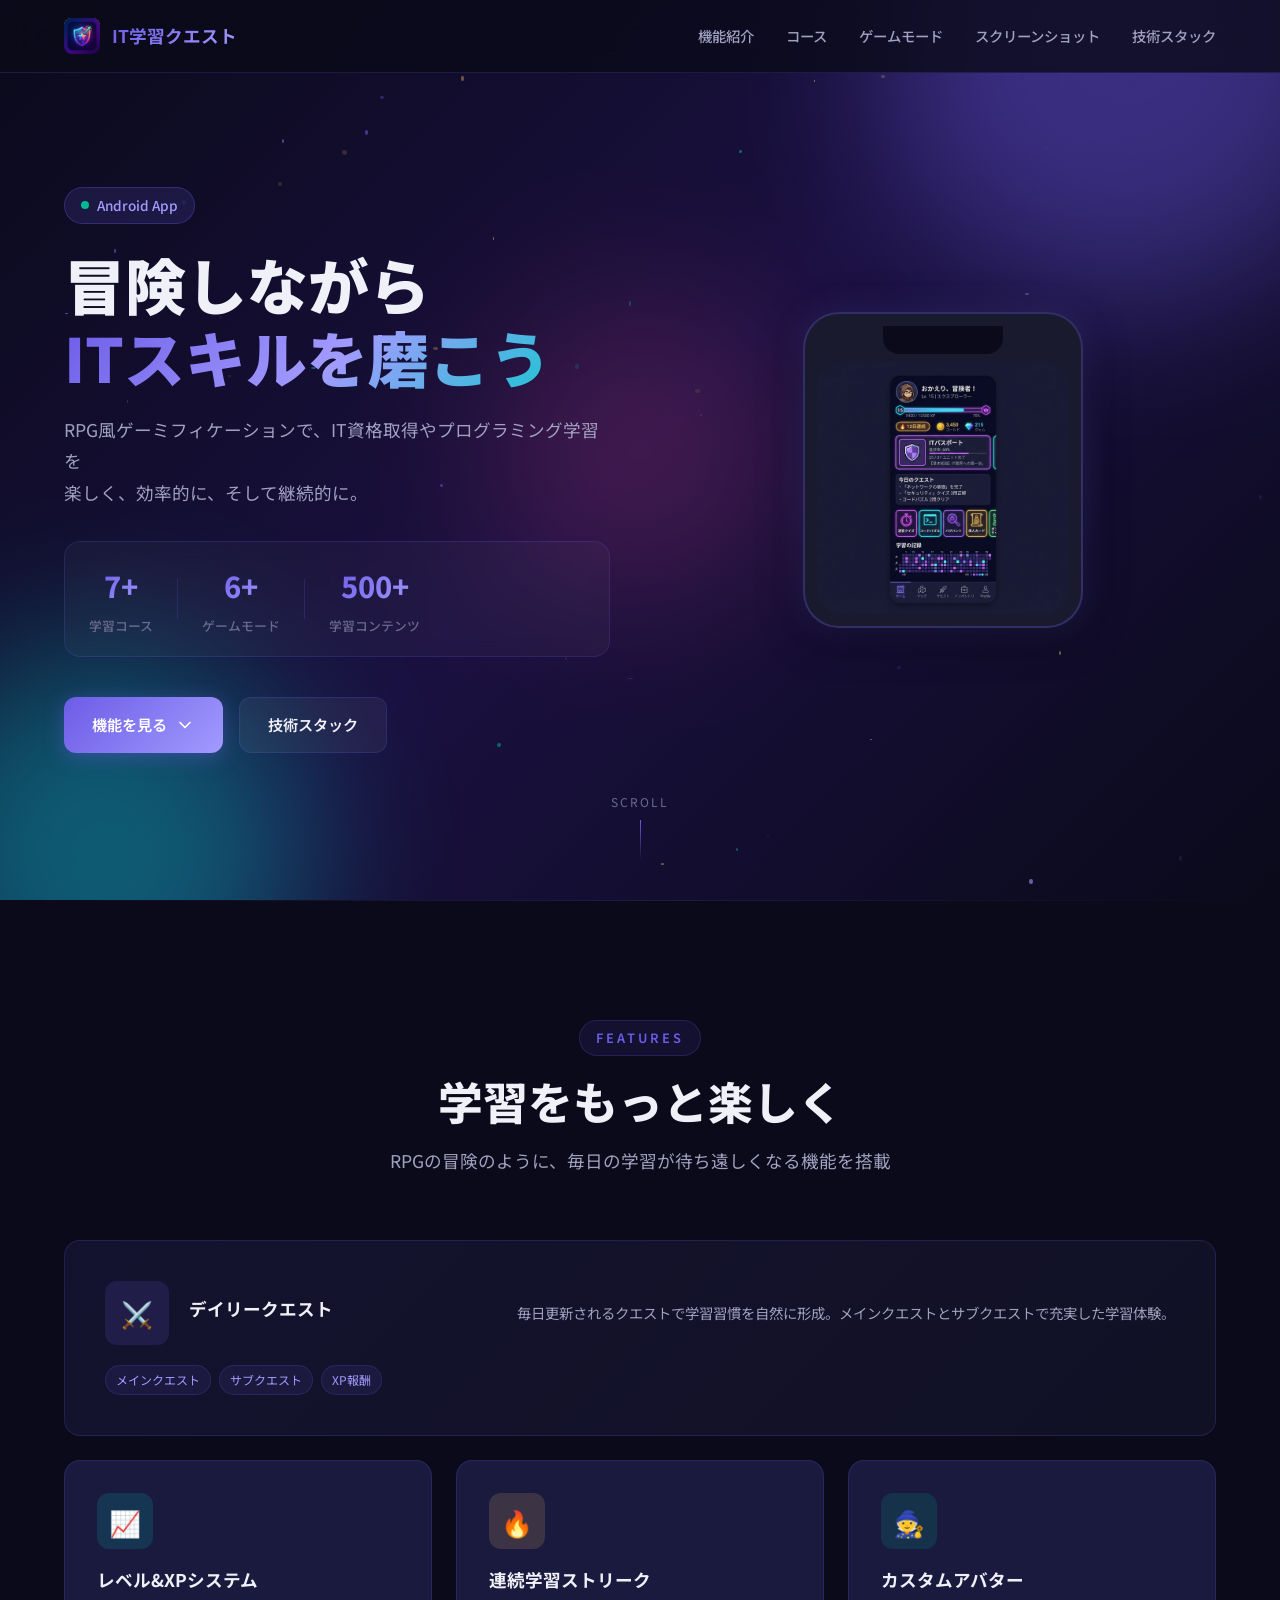
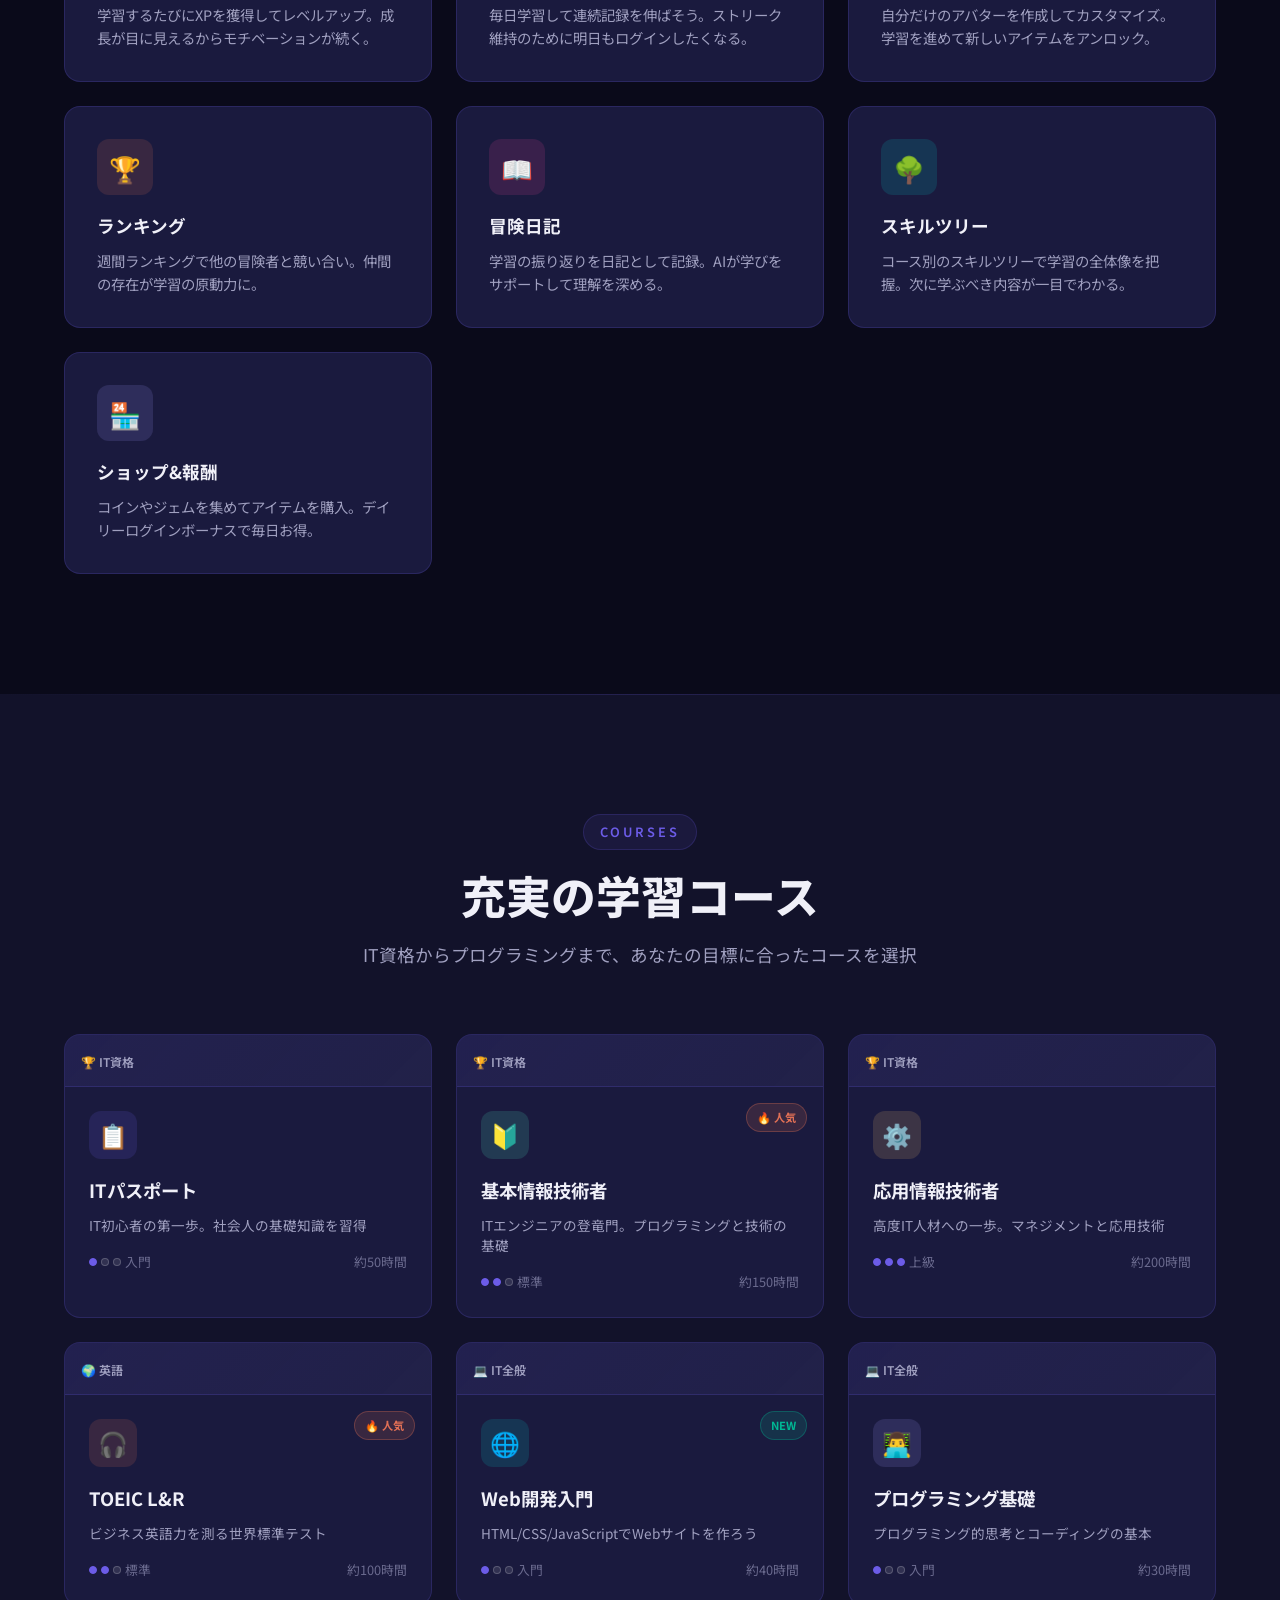
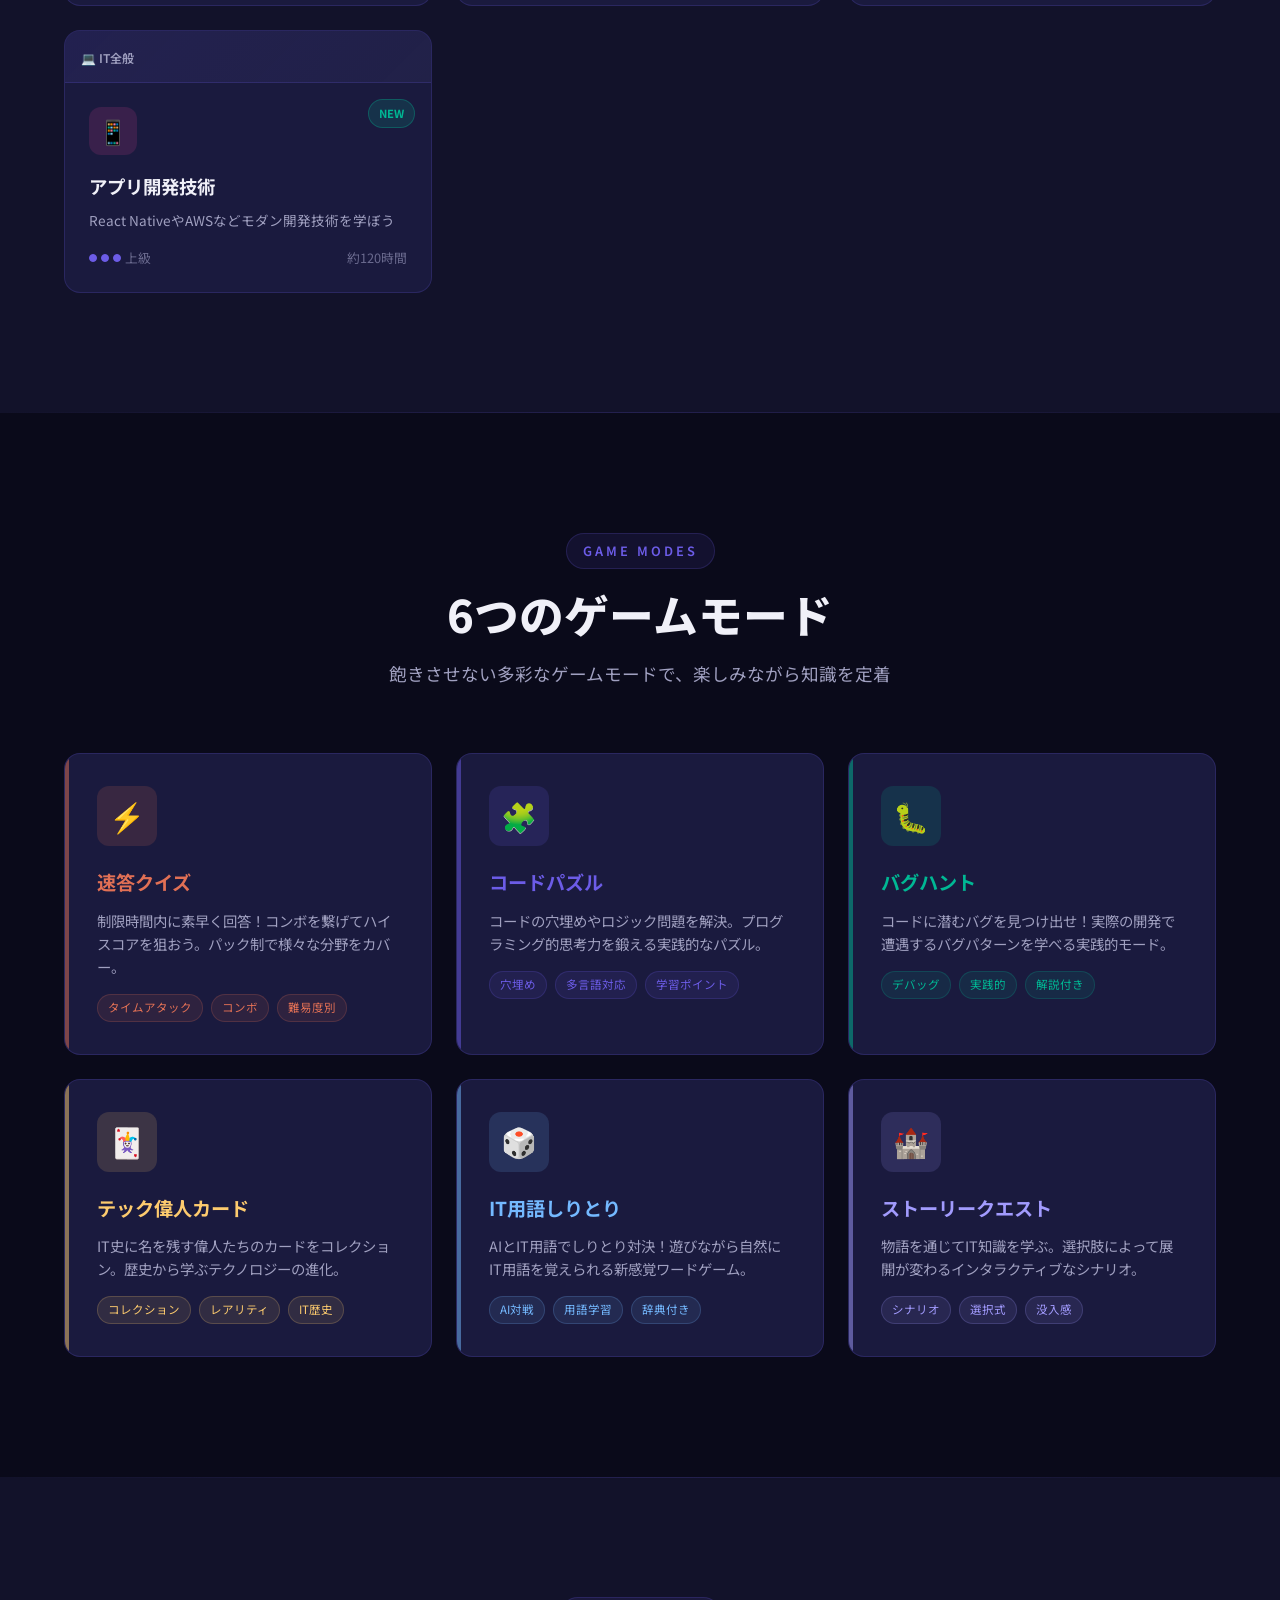
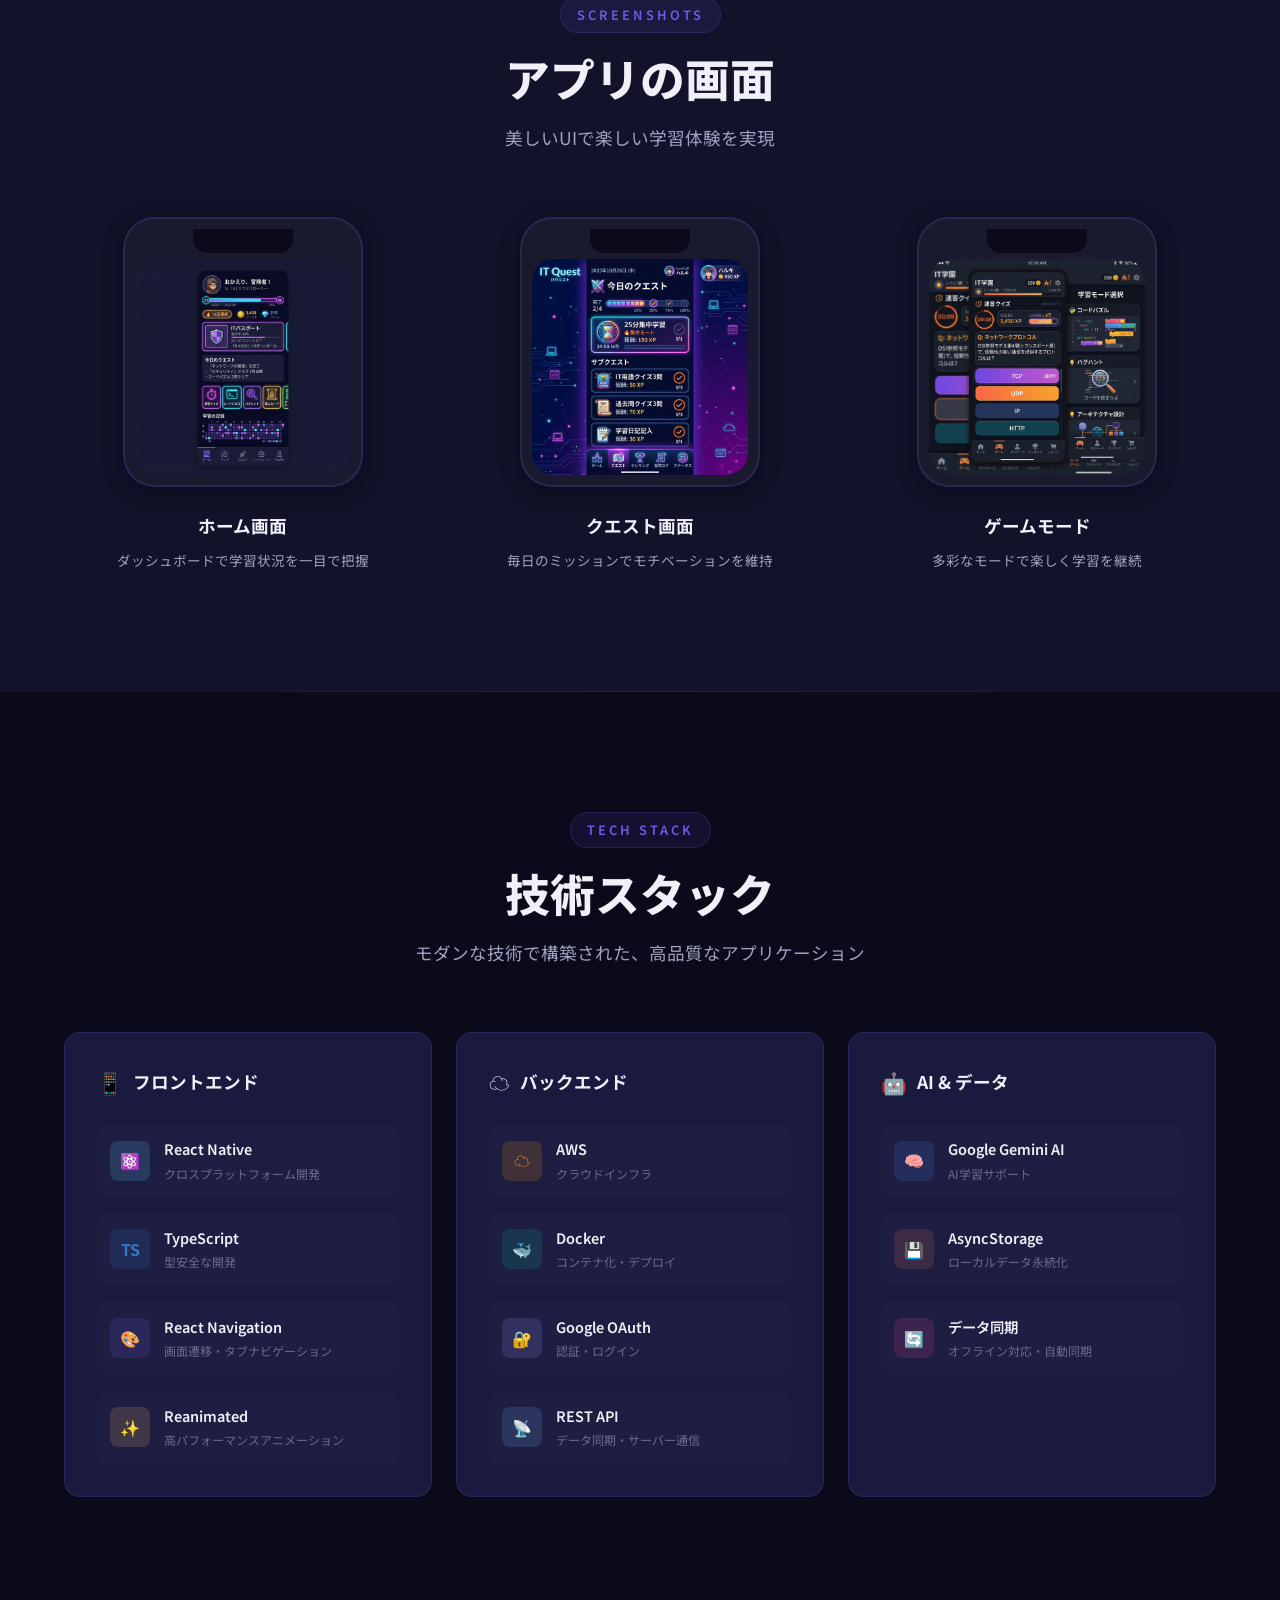
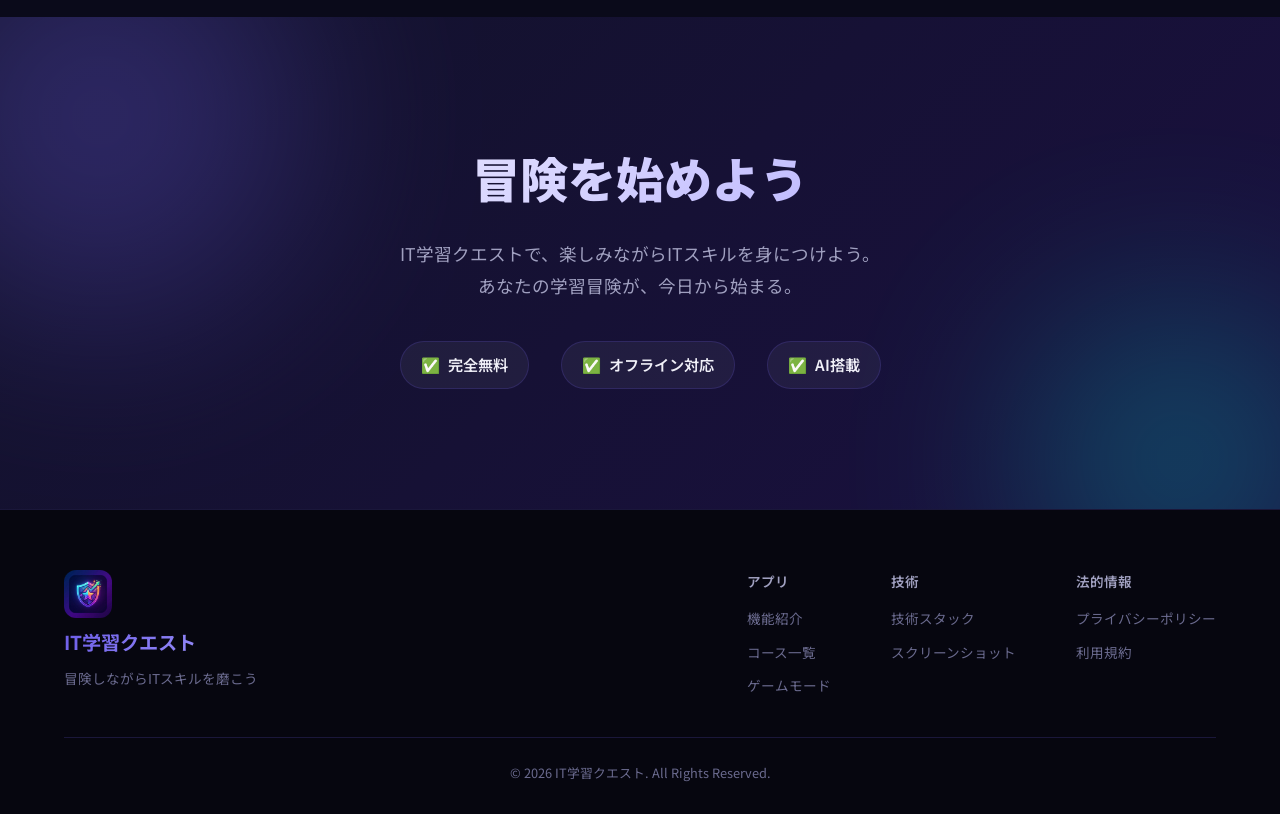
<file: index.html>
<!DOCTYPE html>
<html lang="ja">

<head>
    <meta charset="UTF-8">
    <meta name="viewport" content="width=device-width, initial-scale=1.0">
    <meta name="description" content="IT学習クエスト - RPG風ゲーミフィケーションでIT資格取得・プログラミング学習を楽しく継続できるAndroidアプリ">
    <meta name="keywords" content="IT学習, ITパスポート, 基本情報技術者, プログラミング, ゲーミフィケーション, 学習アプリ, Android">
    <meta name="author" content="IT学習クエスト">
    <meta property="og:title" content="IT学習クエスト - 冒険しながらITスキルを磨こう">
    <meta property="og:description" content="RPG風ゲーミフィケーションでIT資格取得・プログラミング学習を楽しく継続できるAndroidアプリ">
    <meta property="og:image" content="icon.png">
    <meta property="og:type" content="website">
    <title>IT学習クエスト - 冒険しながらITスキルを磨こう</title>
    <link rel="icon" type="image/png" href="icon.png">
    <link href="https://fonts.googleapis.com/css2?family=Noto+Sans+JP:wght@400;500;600;700;800;900&display=swap"
        rel="stylesheet">
    <link rel="stylesheet" href="style.css">
</head>

<body>
    <!-- ナビゲーション -->
    <nav class="navbar" id="navbar">
        <div class="nav-container">
            <a href="#" class="nav-logo">
                <img src="icon.png" alt="IT学習クエスト" class="nav-logo-img">
                <span class="nav-logo-text">IT学習クエスト</span>
            </a>
            <div class="nav-links" id="navLinks">
                <a href="#features" class="nav-link">機能紹介</a>
                <a href="#courses" class="nav-link">コース</a>
                <a href="#game-modes" class="nav-link">ゲームモード</a>
                <a href="#screenshots" class="nav-link">スクリーンショット</a>
                <a href="#tech-stack" class="nav-link">技術スタック</a>
            </div>
            <button class="nav-toggle" id="navToggle" aria-label="メニュー切替">
                <span></span>
                <span></span>
                <span></span>
            </button>
        </div>
    </nav>

    <!-- ヒーローセクション -->
    <section class="hero" id="hero">
        <div class="hero-bg-effects">
            <div class="hero-orb hero-orb-1"></div>
            <div class="hero-orb hero-orb-2"></div>
            <div class="hero-orb hero-orb-3"></div>
            <div class="hero-particles" id="particles"></div>
        </div>
        <div class="hero-container">
            <div class="hero-content">
                <div class="hero-badge">
                    <span class="hero-badge-dot"></span>
                    Android App
                </div>
                <h1 class="hero-title">
                    <span class="hero-title-line">冒険しながら</span>
                    <span class="hero-title-line hero-title-gradient">ITスキルを磨こう</span>
                </h1>
                <p class="hero-description">
                    RPG風ゲーミフィケーションで、IT資格取得やプログラミング学習を<br>
                    楽しく、効率的に、そして継続的に。
                </p>
                <div class="hero-stats">
                    <div class="hero-stat">
                        <span class="hero-stat-value">7+</span>
                        <span class="hero-stat-label">学習コース</span>
                    </div>
                    <div class="hero-stat-divider"></div>
                    <div class="hero-stat">
                        <span class="hero-stat-value">6+</span>
                        <span class="hero-stat-label">ゲームモード</span>
                    </div>
                    <div class="hero-stat-divider"></div>
                    <div class="hero-stat">
                        <span class="hero-stat-value">500+</span>
                        <span class="hero-stat-label">学習コンテンツ</span>
                    </div>
                </div>
                <div class="hero-actions">
                    <a href="#features" class="btn btn-primary">
                        <span>機能を見る</span>
                        <svg width="20" height="20" viewBox="0 0 24 24" fill="none" stroke="currentColor"
                            stroke-width="2" stroke-linecap="round" stroke-linejoin="round">
                            <path d="m6 9 6 6 6-6" />
                        </svg>
                    </a>
                    <a href="#tech-stack" class="btn btn-secondary">
                        技術スタック
                    </a>
                </div>
            </div>
            <div class="hero-visual">
                <div class="hero-phone-mockup">
                    <div class="phone-frame">
                        <div class="phone-notch"></div>
                        <img src="screenshot_home.png" alt="IT学習クエスト ホーム画面" class="phone-screen">
                    </div>
                    <div class="phone-glow"></div>
                </div>
            </div>
        </div>
        <div class="hero-scroll-indicator">
            <span>Scroll</span>
            <div class="scroll-line"></div>
        </div>
    </section>

    <!-- 機能紹介 -->
    <section class="features" id="features">
        <div class="section-container">
            <div class="section-header">
                <span class="section-tag">Features</span>
                <h2 class="section-title">学習をもっと楽しく</h2>
                <p class="section-subtitle">RPGの冒険のように、毎日の学習が待ち遠しくなる機能を搭載</p>
            </div>
            <div class="features-grid">
                <div class="feature-card feature-card-large" data-aos="fade-up">
                    <div class="feature-icon-wrapper feature-icon-purple">
                        <span class="feature-icon">⚔️</span>
                    </div>
                    <h3 class="feature-title">デイリークエスト</h3>
                    <p class="feature-desc">毎日更新されるクエストで学習習慣を自然に形成。メインクエストとサブクエストで充実した学習体験。</p>
                    <div class="feature-tag-list">
                        <span class="feature-tag">メインクエスト</span>
                        <span class="feature-tag">サブクエスト</span>
                        <span class="feature-tag">XP報酬</span>
                    </div>
                </div>
                <div class="feature-card" data-aos="fade-up" data-aos-delay="100">
                    <div class="feature-icon-wrapper feature-icon-cyan">
                        <span class="feature-icon">📈</span>
                    </div>
                    <h3 class="feature-title">レベル&XPシステム</h3>
                    <p class="feature-desc">学習するたびにXPを獲得してレベルアップ。成長が目に見えるからモチベーションが続く。</p>
                </div>
                <div class="feature-card" data-aos="fade-up" data-aos-delay="200">
                    <div class="feature-icon-wrapper feature-icon-gold">
                        <span class="feature-icon">🔥</span>
                    </div>
                    <h3 class="feature-title">連続学習ストリーク</h3>
                    <p class="feature-desc">毎日学習して連続記録を伸ばそう。ストリーク維持のために明日もログインしたくなる。</p>
                </div>
                <div class="feature-card" data-aos="fade-up" data-aos-delay="300">
                    <div class="feature-icon-wrapper feature-icon-green">
                        <span class="feature-icon">🧙</span>
                    </div>
                    <h3 class="feature-title">カスタムアバター</h3>
                    <p class="feature-desc">自分だけのアバターを作成してカスタマイズ。学習を進めて新しいアイテムをアンロック。</p>
                </div>
                <div class="feature-card" data-aos="fade-up" data-aos-delay="400">
                    <div class="feature-icon-wrapper feature-icon-orange">
                        <span class="feature-icon">🏆</span>
                    </div>
                    <h3 class="feature-title">ランキング</h3>
                    <p class="feature-desc">週間ランキングで他の冒険者と競い合い。仲間の存在が学習の原動力に。</p>
                </div>
                <div class="feature-card" data-aos="fade-up" data-aos-delay="500">
                    <div class="feature-icon-wrapper feature-icon-pink">
                        <span class="feature-icon">📖</span>
                    </div>
                    <h3 class="feature-title">冒険日記</h3>
                    <p class="feature-desc">学習の振り返りを日記として記録。AIが学びをサポートして理解を深める。</p>
                </div>
                <div class="feature-card" data-aos="fade-up" data-aos-delay="600">
                    <div class="feature-icon-wrapper feature-icon-teal">
                        <span class="feature-icon">🌳</span>
                    </div>
                    <h3 class="feature-title">スキルツリー</h3>
                    <p class="feature-desc">コース別のスキルツリーで学習の全体像を把握。次に学ぶべき内容が一目でわかる。</p>
                </div>
                <div class="feature-card" data-aos="fade-up" data-aos-delay="700">
                    <div class="feature-icon-wrapper feature-icon-indigo">
                        <span class="feature-icon">🏪</span>
                    </div>
                    <h3 class="feature-title">ショップ&報酬</h3>
                    <p class="feature-desc">コインやジェムを集めてアイテムを購入。デイリーログインボーナスで毎日お得。</p>
                </div>
            </div>
        </div>
    </section>

    <!-- コース -->
    <section class="courses" id="courses">
        <div class="section-container">
            <div class="section-header">
                <span class="section-tag">Courses</span>
                <h2 class="section-title">充実の学習コース</h2>
                <p class="section-subtitle">IT資格からプログラミングまで、あなたの目標に合ったコースを選択</p>
            </div>
            <div class="courses-grid">
                <div class="course-card" data-aos="fade-up">
                    <div class="course-card-header" style="--course-color: #6C5CE7">
                        <span class="course-category-badge">🏆 IT資格</span>
                    </div>
                    <div class="course-card-body">
                        <div class="course-icon-wrapper" style="background: rgba(108, 92, 231, 0.15)">
                            <span>📋</span>
                        </div>
                        <h3 class="course-name">ITパスポート</h3>
                        <p class="course-desc">IT初心者の第一歩。社会人の基礎知識を習得</p>
                        <div class="course-meta">
                            <span class="course-difficulty">
                                <span class="diff-dot active"></span>
                                <span class="diff-dot"></span>
                                <span class="diff-dot"></span>
                                入門
                            </span>
                            <span class="course-hours">約50時間</span>
                        </div>
                    </div>
                </div>
                <div class="course-card" data-aos="fade-up" data-aos-delay="100">
                    <div class="course-card-header" style="--course-color: #6C5CE7">
                        <span class="course-category-badge">🏆 IT資格</span>
                    </div>
                    <div class="course-card-body">
                        <div class="course-icon-wrapper" style="background: rgba(85, 239, 196, 0.15)">
                            <span>🔰</span>
                        </div>
                        <h3 class="course-name">基本情報技術者</h3>
                        <p class="course-desc">ITエンジニアの登竜門。プログラミングと技術の基礎</p>
                        <div class="course-meta">
                            <span class="course-difficulty">
                                <span class="diff-dot active"></span>
                                <span class="diff-dot active"></span>
                                <span class="diff-dot"></span>
                                標準
                            </span>
                            <span class="course-hours">約150時間</span>
                        </div>
                        <span class="course-popular-badge">🔥 人気</span>
                    </div>
                </div>
                <div class="course-card" data-aos="fade-up" data-aos-delay="200">
                    <div class="course-card-header" style="--course-color: #6C5CE7">
                        <span class="course-category-badge">🏆 IT資格</span>
                    </div>
                    <div class="course-card-body">
                        <div class="course-icon-wrapper" style="background: rgba(253, 203, 110, 0.15)">
                            <span>⚙️</span>
                        </div>
                        <h3 class="course-name">応用情報技術者</h3>
                        <p class="course-desc">高度IT人材への一歩。マネジメントと応用技術</p>
                        <div class="course-meta">
                            <span class="course-difficulty">
                                <span class="diff-dot active"></span>
                                <span class="diff-dot active"></span>
                                <span class="diff-dot active"></span>
                                上級
                            </span>
                            <span class="course-hours">約200時間</span>
                        </div>
                    </div>
                </div>
                <div class="course-card" data-aos="fade-up" data-aos-delay="300">
                    <div class="course-card-header" style="--course-color: #00B894">
                        <span class="course-category-badge">🌍 英語</span>
                    </div>
                    <div class="course-card-body">
                        <div class="course-icon-wrapper" style="background: rgba(225, 112, 85, 0.15)">
                            <span>🎧</span>
                        </div>
                        <h3 class="course-name">TOEIC L&R</h3>
                        <p class="course-desc">ビジネス英語力を測る世界標準テスト</p>
                        <div class="course-meta">
                            <span class="course-difficulty">
                                <span class="diff-dot active"></span>
                                <span class="diff-dot active"></span>
                                <span class="diff-dot"></span>
                                標準
                            </span>
                            <span class="course-hours">約100時間</span>
                        </div>
                        <span class="course-popular-badge">🔥 人気</span>
                    </div>
                </div>
                <div class="course-card" data-aos="fade-up" data-aos-delay="400">
                    <div class="course-card-header" style="--course-color: #0984E3">
                        <span class="course-category-badge">💻 IT全般</span>
                    </div>
                    <div class="course-card-body">
                        <div class="course-icon-wrapper" style="background: rgba(0, 206, 201, 0.15)">
                            <span>🌐</span>
                        </div>
                        <h3 class="course-name">Web開発入門</h3>
                        <p class="course-desc">HTML/CSS/JavaScriptでWebサイトを作ろう</p>
                        <div class="course-meta">
                            <span class="course-difficulty">
                                <span class="diff-dot active"></span>
                                <span class="diff-dot"></span>
                                <span class="diff-dot"></span>
                                入門
                            </span>
                            <span class="course-hours">約40時間</span>
                        </div>
                        <span class="course-new-badge">NEW</span>
                    </div>
                </div>
                <div class="course-card" data-aos="fade-up" data-aos-delay="500">
                    <div class="course-card-header" style="--course-color: #0984E3">
                        <span class="course-category-badge">💻 IT全般</span>
                    </div>
                    <div class="course-card-body">
                        <div class="course-icon-wrapper" style="background: rgba(162, 155, 254, 0.15)">
                            <span>👨‍💻</span>
                        </div>
                        <h3 class="course-name">プログラミング基礎</h3>
                        <p class="course-desc">プログラミング的思考とコーディングの基本</p>
                        <div class="course-meta">
                            <span class="course-difficulty">
                                <span class="diff-dot active"></span>
                                <span class="diff-dot"></span>
                                <span class="diff-dot"></span>
                                入門
                            </span>
                            <span class="course-hours">約30時間</span>
                        </div>
                    </div>
                </div>
                <div class="course-card" data-aos="fade-up" data-aos-delay="600">
                    <div class="course-card-header" style="--course-color: #0984E3">
                        <span class="course-category-badge">💻 IT全般</span>
                    </div>
                    <div class="course-card-body">
                        <div class="course-icon-wrapper" style="background: rgba(232, 67, 147, 0.15)">
                            <span>📱</span>
                        </div>
                        <h3 class="course-name">アプリ開発技術</h3>
                        <p class="course-desc">React NativeやAWSなどモダン開発技術を学ぼう</p>
                        <div class="course-meta">
                            <span class="course-difficulty">
                                <span class="diff-dot active"></span>
                                <span class="diff-dot active"></span>
                                <span class="diff-dot active"></span>
                                上級
                            </span>
                            <span class="course-hours">約120時間</span>
                        </div>
                        <span class="course-new-badge">NEW</span>
                    </div>
                </div>
            </div>
        </div>
    </section>

    <!-- ゲームモード -->
    <section class="game-modes" id="game-modes">
        <div class="section-container">
            <div class="section-header">
                <span class="section-tag">Game Modes</span>
                <h2 class="section-title">6つのゲームモード</h2>
                <p class="section-subtitle">飽きさせない多彩なゲームモードで、楽しみながら知識を定着</p>
            </div>
            <div class="game-modes-grid">
                <div class="game-mode-card" data-aos="fade-up" style="--gm-color: #E17055">
                    <div class="gm-icon-bg">
                        <span class="gm-icon">⚡</span>
                    </div>
                    <h3 class="gm-title">速答クイズ</h3>
                    <p class="gm-desc">制限時間内に素早く回答！コンボを繋げてハイスコアを狙おう。パック制で様々な分野をカバー。</p>
                    <div class="gm-tags">
                        <span>タイムアタック</span>
                        <span>コンボ</span>
                        <span>難易度別</span>
                    </div>
                </div>
                <div class="game-mode-card" data-aos="fade-up" data-aos-delay="100" style="--gm-color: #6C5CE7">
                    <div class="gm-icon-bg">
                        <span class="gm-icon">🧩</span>
                    </div>
                    <h3 class="gm-title">コードパズル</h3>
                    <p class="gm-desc">コードの穴埋めやロジック問題を解決。プログラミング的思考力を鍛える実践的なパズル。</p>
                    <div class="gm-tags">
                        <span>穴埋め</span>
                        <span>多言語対応</span>
                        <span>学習ポイント</span>
                    </div>
                </div>
                <div class="game-mode-card" data-aos="fade-up" data-aos-delay="200" style="--gm-color: #00B894">
                    <div class="gm-icon-bg">
                        <span class="gm-icon">🐛</span>
                    </div>
                    <h3 class="gm-title">バグハント</h3>
                    <p class="gm-desc">コードに潜むバグを見つけ出せ！実際の開発で遭遇するバグパターンを学べる実践的モード。</p>
                    <div class="gm-tags">
                        <span>デバッグ</span>
                        <span>実践的</span>
                        <span>解説付き</span>
                    </div>
                </div>
                <div class="game-mode-card" data-aos="fade-up" data-aos-delay="300" style="--gm-color: #FDCB6E">
                    <div class="gm-icon-bg">
                        <span class="gm-icon">🃏</span>
                    </div>
                    <h3 class="gm-title">テック偉人カード</h3>
                    <p class="gm-desc">IT史に名を残す偉人たちのカードをコレクション。歴史から学ぶテクノロジーの進化。</p>
                    <div class="gm-tags">
                        <span>コレクション</span>
                        <span>レアリティ</span>
                        <span>IT歴史</span>
                    </div>
                </div>
                <div class="game-mode-card" data-aos="fade-up" data-aos-delay="400" style="--gm-color: #74B9FF">
                    <div class="gm-icon-bg">
                        <span class="gm-icon">🎲</span>
                    </div>
                    <h3 class="gm-title">IT用語しりとり</h3>
                    <p class="gm-desc">AIとIT用語でしりとり対決！遊びながら自然にIT用語を覚えられる新感覚ワードゲーム。</p>
                    <div class="gm-tags">
                        <span>AI対戦</span>
                        <span>用語学習</span>
                        <span>辞典付き</span>
                    </div>
                </div>
                <div class="game-mode-card" data-aos="fade-up" data-aos-delay="500" style="--gm-color: #A29BFE">
                    <div class="gm-icon-bg">
                        <span class="gm-icon">🏰</span>
                    </div>
                    <h3 class="gm-title">ストーリークエスト</h3>
                    <p class="gm-desc">物語を通じてIT知識を学ぶ。選択肢によって展開が変わるインタラクティブなシナリオ。</p>
                    <div class="gm-tags">
                        <span>シナリオ</span>
                        <span>選択式</span>
                        <span>没入感</span>
                    </div>
                </div>
            </div>
        </div>
    </section>

    <!-- スクリーンショット -->
    <section class="screenshots" id="screenshots">
        <div class="section-container">
            <div class="section-header">
                <span class="section-tag">Screenshots</span>
                <h2 class="section-title">アプリの画面</h2>
                <p class="section-subtitle">美しいUIで楽しい学習体験を実現</p>
            </div>
            <div class="screenshots-carousel">
                <div class="screenshot-item" data-aos="fade-up">
                    <div class="screenshot-phone">
                        <div class="screenshot-phone-frame">
                            <div class="screenshot-notch"></div>
                            <img src="screenshot_home.png" alt="ホーム画面" class="screenshot-img" loading="lazy">
                        </div>
                    </div>
                    <h3 class="screenshot-label">ホーム画面</h3>
                    <p class="screenshot-desc">ダッシュボードで学習状況を一目で把握</p>
                </div>
                <div class="screenshot-item" data-aos="fade-up" data-aos-delay="150">
                    <div class="screenshot-phone">
                        <div class="screenshot-phone-frame">
                            <div class="screenshot-notch"></div>
                            <img src="screenshot_quest.png" alt="クエスト画面" class="screenshot-img" loading="lazy">
                        </div>
                    </div>
                    <h3 class="screenshot-label">クエスト画面</h3>
                    <p class="screenshot-desc">毎日のミッションでモチベーションを維持</p>
                </div>
                <div class="screenshot-item" data-aos="fade-up" data-aos-delay="300">
                    <div class="screenshot-phone">
                        <div class="screenshot-phone-frame">
                            <div class="screenshot-notch"></div>
                            <img src="screenshot_games.png" alt="ゲームモード画面" class="screenshot-img" loading="lazy">
                        </div>
                    </div>
                    <h3 class="screenshot-label">ゲームモード</h3>
                    <p class="screenshot-desc">多彩なモードで楽しく学習を継続</p>
                </div>
            </div>
        </div>
    </section>

    <!-- 技術スタック -->
    <section class="tech-stack" id="tech-stack">
        <div class="section-container">
            <div class="section-header">
                <span class="section-tag">Tech Stack</span>
                <h2 class="section-title">技術スタック</h2>
                <p class="section-subtitle">モダンな技術で構築された、高品質なアプリケーション</p>
            </div>
            <div class="tech-grid">
                <div class="tech-category" data-aos="fade-up">
                    <h3 class="tech-category-title">
                        <span class="tech-category-icon">📱</span>
                        フロントエンド
                    </h3>
                    <div class="tech-items">
                        <div class="tech-item">
                            <div class="tech-item-icon" style="background: rgba(97, 218, 251, 0.15); color: #61DAFB">⚛️
                            </div>
                            <div class="tech-item-info">
                                <span class="tech-item-name">React Native</span>
                                <span class="tech-item-desc">クロスプラットフォーム開発</span>
                            </div>
                        </div>
                        <div class="tech-item">
                            <div class="tech-item-icon" style="background: rgba(49, 120, 198, 0.15); color: #3178C6">TS
                            </div>
                            <div class="tech-item-info">
                                <span class="tech-item-name">TypeScript</span>
                                <span class="tech-item-desc">型安全な開発</span>
                            </div>
                        </div>
                        <div class="tech-item">
                            <div class="tech-item-icon" style="background: rgba(108, 92, 231, 0.15); color: #6C5CE7">🎨
                            </div>
                            <div class="tech-item-info">
                                <span class="tech-item-name">React Navigation</span>
                                <span class="tech-item-desc">画面遷移・タブナビゲーション</span>
                            </div>
                        </div>
                        <div class="tech-item">
                            <div class="tech-item-icon" style="background: rgba(253, 203, 110, 0.15); color: #FDCB6E">✨
                            </div>
                            <div class="tech-item-info">
                                <span class="tech-item-name">Reanimated</span>
                                <span class="tech-item-desc">高パフォーマンスアニメーション</span>
                            </div>
                        </div>
                    </div>
                </div>
                <div class="tech-category" data-aos="fade-up" data-aos-delay="100">
                    <h3 class="tech-category-title">
                        <span class="tech-category-icon">☁️</span>
                        バックエンド
                    </h3>
                    <div class="tech-items">
                        <div class="tech-item">
                            <div class="tech-item-icon" style="background: rgba(255, 153, 0, 0.15); color: #FF9900">☁️
                            </div>
                            <div class="tech-item-info">
                                <span class="tech-item-name">AWS</span>
                                <span class="tech-item-desc">クラウドインフラ</span>
                            </div>
                        </div>
                        <div class="tech-item">
                            <div class="tech-item-icon" style="background: rgba(0, 184, 148, 0.15); color: #00B894">🐳
                            </div>
                            <div class="tech-item-info">
                                <span class="tech-item-name">Docker</span>
                                <span class="tech-item-desc">コンテナ化・デプロイ</span>
                            </div>
                        </div>
                        <div class="tech-item">
                            <div class="tech-item-icon" style="background: rgba(162, 155, 254, 0.15); color: #A29BFE">🔐
                            </div>
                            <div class="tech-item-info">
                                <span class="tech-item-name">Google OAuth</span>
                                <span class="tech-item-desc">認証・ログイン</span>
                            </div>
                        </div>
                        <div class="tech-item">
                            <div class="tech-item-icon" style="background: rgba(116, 185, 255, 0.15); color: #74B9FF">📡
                            </div>
                            <div class="tech-item-info">
                                <span class="tech-item-name">REST API</span>
                                <span class="tech-item-desc">データ同期・サーバー通信</span>
                            </div>
                        </div>
                    </div>
                </div>
                <div class="tech-category" data-aos="fade-up" data-aos-delay="200">
                    <h3 class="tech-category-title">
                        <span class="tech-category-icon">🤖</span>
                        AI & データ
                    </h3>
                    <div class="tech-items">
                        <div class="tech-item">
                            <div class="tech-item-icon" style="background: rgba(66, 133, 244, 0.15); color: #4285F4">🧠
                            </div>
                            <div class="tech-item-info">
                                <span class="tech-item-name">Google Gemini AI</span>
                                <span class="tech-item-desc">AI学習サポート</span>
                            </div>
                        </div>
                        <div class="tech-item">
                            <div class="tech-item-icon" style="background: rgba(225, 112, 85, 0.15); color: #E17055">💾
                            </div>
                            <div class="tech-item-info">
                                <span class="tech-item-name">AsyncStorage</span>
                                <span class="tech-item-desc">ローカルデータ永続化</span>
                            </div>
                        </div>
                        <div class="tech-item">
                            <div class="tech-item-icon" style="background: rgba(232, 67, 147, 0.15); color: #E84393">🔄
                            </div>
                            <div class="tech-item-info">
                                <span class="tech-item-name">データ同期</span>
                                <span class="tech-item-desc">オフライン対応・自動同期</span>
                            </div>
                        </div>
                    </div>
                </div>
            </div>
        </div>
    </section>

    <!-- CTA -->
    <section class="cta" id="cta">
        <div class="cta-bg-effects">
            <div class="cta-orb cta-orb-1"></div>
            <div class="cta-orb cta-orb-2"></div>
        </div>
        <div class="section-container">
            <div class="cta-content">
                <h2 class="cta-title">冒険を始めよう</h2>
                <p class="cta-desc">IT学習クエストで、楽しみながらITスキルを身につけよう。<br>あなたの学習冒険が、今日から始まる。</p>
                <div class="cta-features">
                    <div class="cta-feature">
                        <span>✅</span> 完全無料
                    </div>
                    <div class="cta-feature">
                        <span>✅</span> オフライン対応
                    </div>
                    <div class="cta-feature">
                        <span>✅</span> AI搭載
                    </div>
                </div>
            </div>
        </div>
    </section>

    <!-- フッター -->
    <footer class="footer">
        <div class="footer-container">
            <div class="footer-top">
                <div class="footer-brand">
                    <img src="icon.png" alt="IT学習クエスト" class="footer-logo">
                    <span class="footer-brand-name">IT学習クエスト</span>
                    <p class="footer-tagline">冒険しながらITスキルを磨こう</p>
                </div>
                <div class="footer-links">
                    <div class="footer-link-group">
                        <h4>アプリ</h4>
                        <a href="#features">機能紹介</a>
                        <a href="#courses">コース一覧</a>
                        <a href="#game-modes">ゲームモード</a>
                    </div>
                    <div class="footer-link-group">
                        <h4>技術</h4>
                        <a href="#tech-stack">技術スタック</a>
                        <a href="#screenshots">スクリーンショット</a>
                    </div>
                    <div class="footer-link-group">
                        <h4>法的情報</h4>
                        <a href="privacy.html">プライバシーポリシー</a>
                        <a href="terms.html">利用規約</a>
                    </div>
                </div>
            </div>
            <div class="footer-bottom">
                <p>&copy; 2026 IT学習クエスト. All Rights Reserved.</p>
            </div>
        </div>
    </footer>

    <script src="script.js"></script>
</body>

</html>
</file>
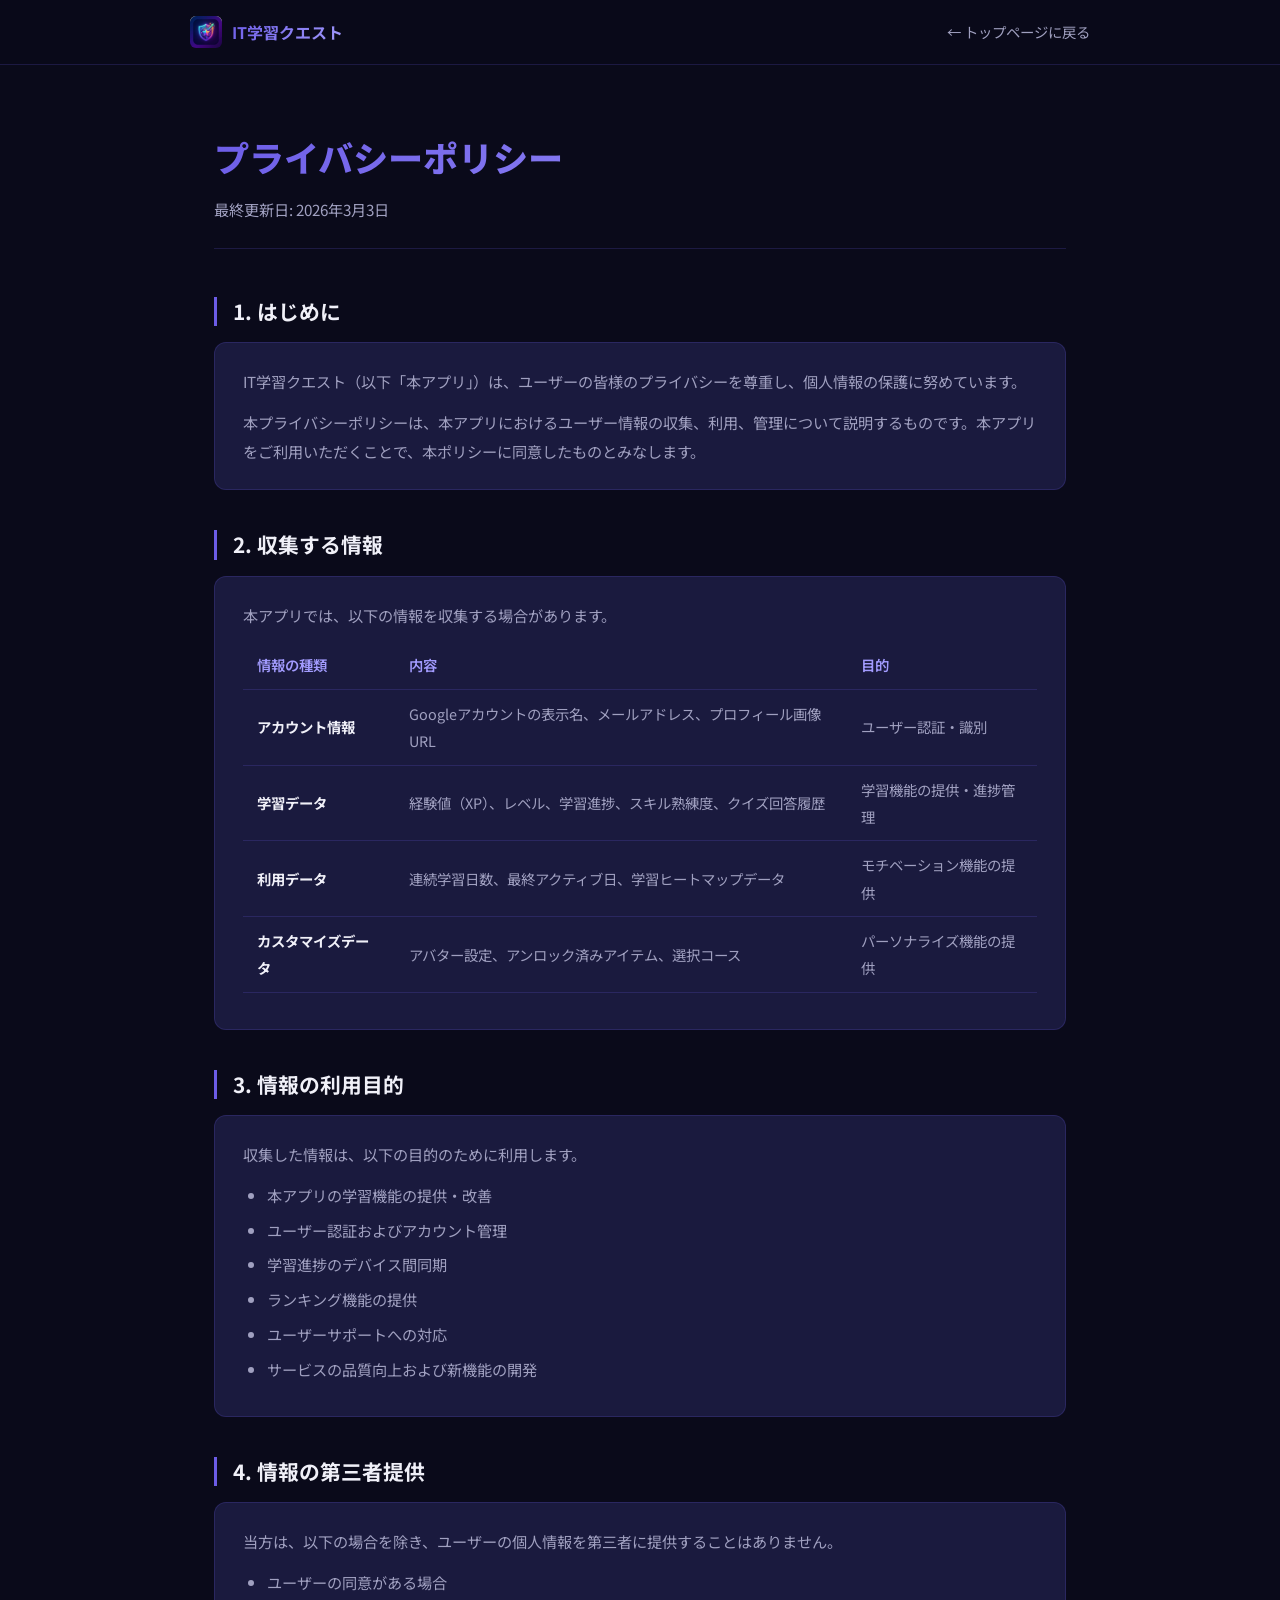
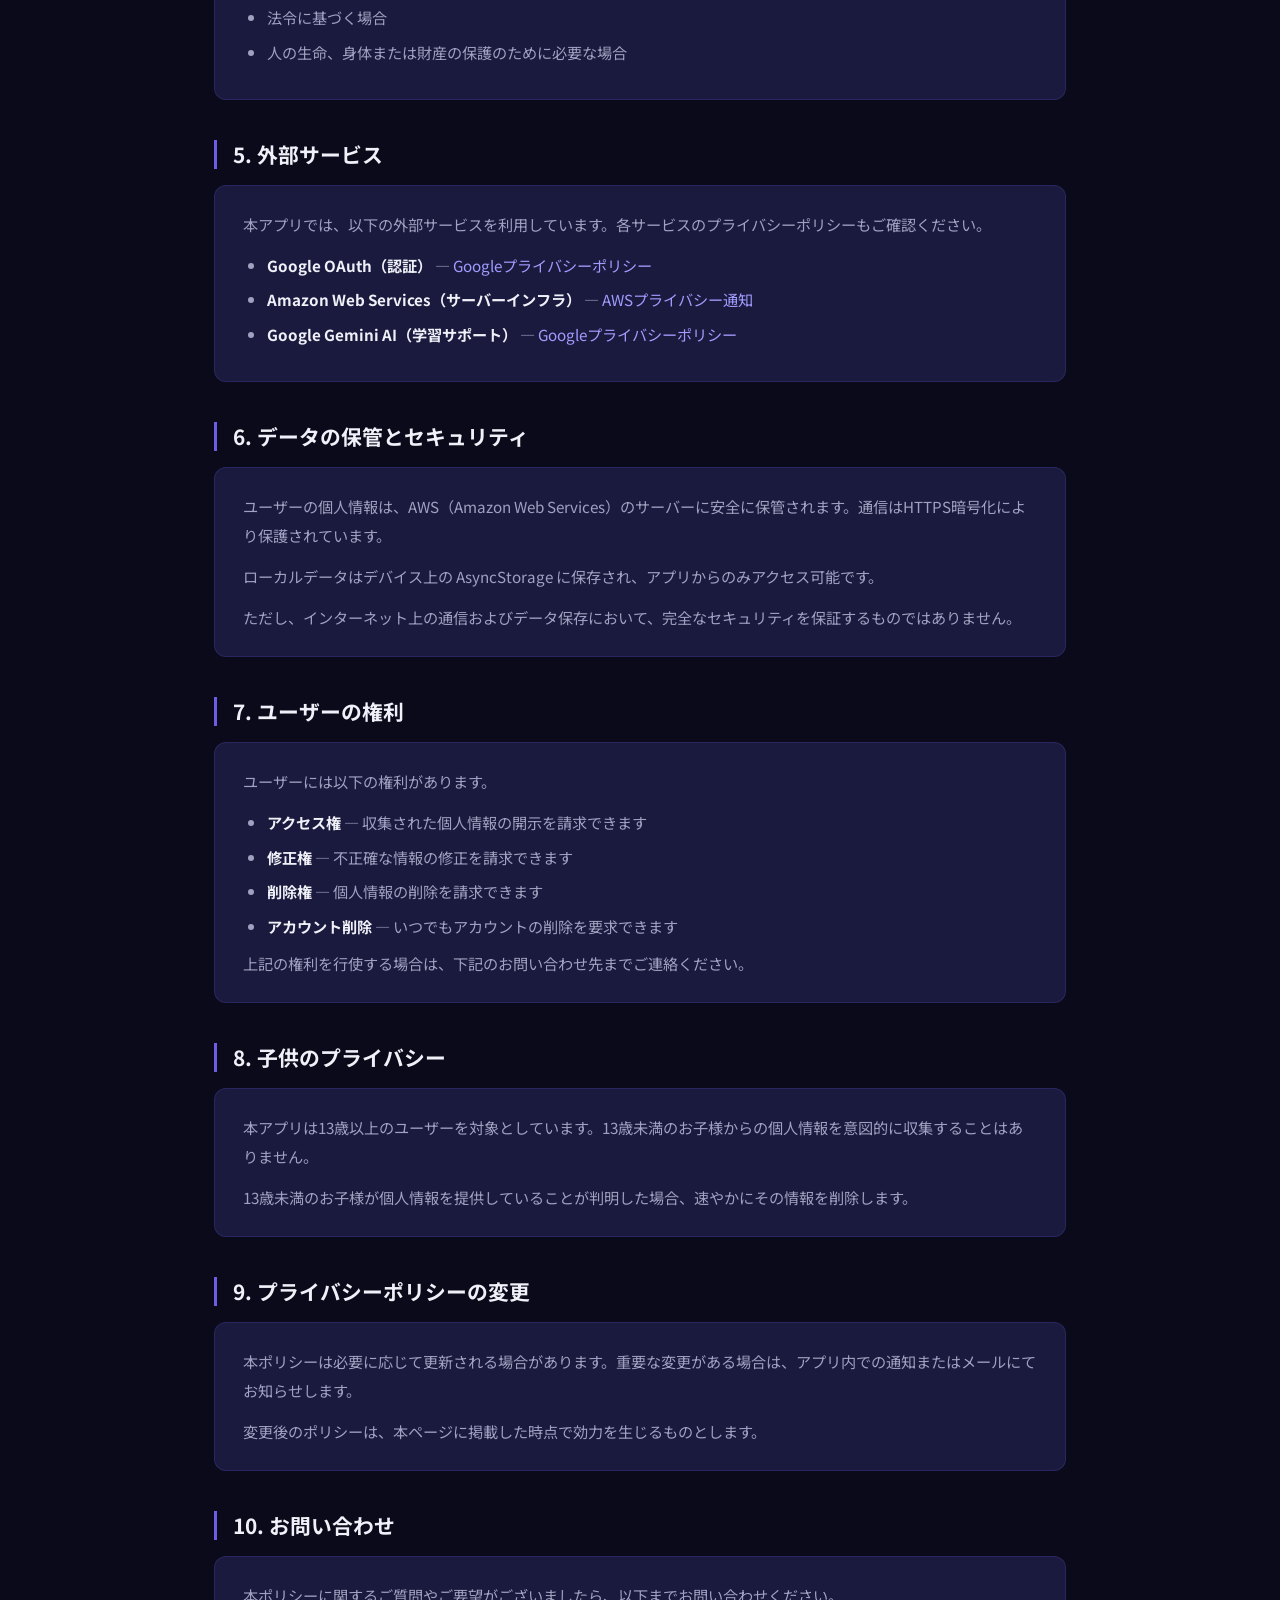
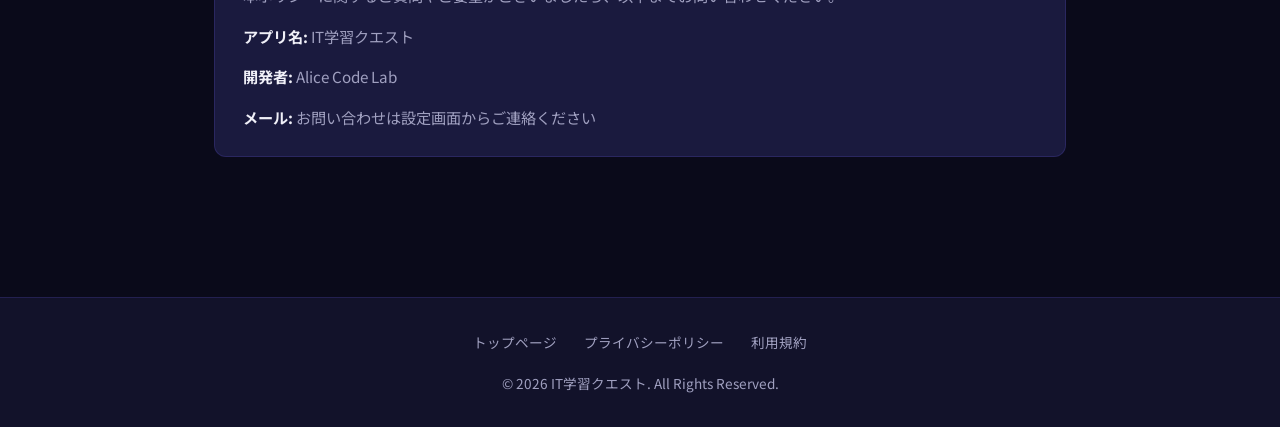
<file: privacy.html>
<!DOCTYPE html>
<html lang="ja">

<head>
    <meta charset="UTF-8">
    <meta name="viewport" content="width=device-width, initial-scale=1.0">
    <meta name="description" content="IT学習クエスト プライバシーポリシー - 個人情報の取り扱いについて">
    <title>プライバシーポリシー - IT学習クエスト</title>
    <link rel="icon" type="image/png" href="icon.png">
    <link href="https://fonts.googleapis.com/css2?family=Noto+Sans+JP:wght@400;500;600;700;800&display=swap"
        rel="stylesheet">
    <style>
        *,
        *::before,
        *::after {
            margin: 0;
            padding: 0;
            box-sizing: border-box;
        }

        :root {
            --bg-primary: #0a0a1a;
            --bg-secondary: #12122a;
            --bg-card: #1a1a3e;
            --text-primary: #f0f0f8;
            --text-secondary: #a0a0c0;
            --accent-purple: #6C5CE7;
            --accent-indigo: #A29BFE;
            --border-color: rgba(108, 92, 231, 0.2);
            --gradient-primary: linear-gradient(135deg, #6C5CE7, #A29BFE);
        }

        html {
            scroll-behavior: smooth;
        }

        body {
            font-family: 'Noto Sans JP', -apple-system, BlinkMacSystemFont, sans-serif;
            background-color: var(--bg-primary);
            color: var(--text-primary);
            line-height: 1.8;
            -webkit-font-smoothing: antialiased;
        }

        a {
            color: var(--accent-indigo);
            text-decoration: none;
        }

        a:hover {
            text-decoration: underline;
        }

        /* ヘッダー */
        .header {
            background: rgba(10, 10, 26, 0.95);
            backdrop-filter: blur(20px);
            border-bottom: 1px solid var(--border-color);
            padding: 16px 24px;
            position: sticky;
            top: 0;
            z-index: 100;
        }

        .header-inner {
            max-width: 900px;
            margin: 0 auto;
            display: flex;
            align-items: center;
            justify-content: space-between;
        }

        .header-logo {
            display: flex;
            align-items: center;
            gap: 10px;
            color: var(--text-primary);
            text-decoration: none;
            font-weight: 700;
        }

        .header-logo:hover {
            text-decoration: none;
            opacity: 0.8;
        }

        .header-logo img {
            width: 32px;
            height: 32px;
            border-radius: 6px;
        }

        .header-logo span {
            background: var(--gradient-primary);
            -webkit-background-clip: text;
            -webkit-text-fill-color: transparent;
            background-clip: text;
        }

        .header-back {
            color: var(--text-secondary);
            font-size: 0.9rem;
            transition: color 0.2s;
        }

        .header-back:hover {
            color: var(--text-primary);
            text-decoration: none;
        }

        /* メインコンテンツ */
        .main {
            max-width: 900px;
            margin: 0 auto;
            padding: 60px 24px 100px;
        }

        .page-title {
            font-size: 2.2rem;
            font-weight: 800;
            margin-bottom: 8px;
            background: var(--gradient-primary);
            -webkit-background-clip: text;
            -webkit-text-fill-color: transparent;
            background-clip: text;
        }

        .page-subtitle {
            color: var(--text-secondary);
            font-size: 0.95rem;
            margin-bottom: 48px;
            padding-bottom: 24px;
            border-bottom: 1px solid var(--border-color);
        }

        /* セクション */
        .section {
            margin-bottom: 40px;
        }

        .section-title {
            font-size: 1.3rem;
            font-weight: 700;
            margin-bottom: 16px;
            padding-left: 16px;
            border-left: 3px solid var(--accent-purple);
            line-height: 1.4;
        }

        .section-content {
            background: var(--bg-card);
            border: 1px solid var(--border-color);
            border-radius: 12px;
            padding: 24px 28px;
            color: var(--text-secondary);
            font-size: 0.95rem;
            line-height: 1.9;
        }

        .section-content p {
            margin-bottom: 12px;
        }

        .section-content p:last-child {
            margin-bottom: 0;
        }

        .section-content ul {
            padding-left: 24px;
            margin: 8px 0;
        }

        .section-content li {
            margin-bottom: 6px;
        }

        .section-content strong {
            color: var(--text-primary);
        }

        /* テーブル */
        .data-table {
            width: 100%;
            border-collapse: collapse;
            margin: 12px 0;
        }

        .data-table th,
        .data-table td {
            padding: 10px 14px;
            text-align: left;
            border-bottom: 1px solid var(--border-color);
            font-size: 0.9rem;
        }

        .data-table th {
            color: var(--accent-indigo);
            font-weight: 600;
            white-space: nowrap;
        }

        .data-table td {
            color: var(--text-secondary);
        }

        /* フッター */
        .footer {
            background: var(--bg-secondary);
            border-top: 1px solid var(--border-color);
            padding: 32px 24px;
            text-align: center;
            color: var(--text-secondary);
            font-size: 0.85rem;
        }

        .footer a {
            color: var(--text-secondary);
            margin: 0 12px;
        }

        .footer-links {
            margin-bottom: 16px;
        }

        /* レスポンシブ */
        @media (max-width: 600px) {
            .page-title {
                font-size: 1.6rem;
            }

            .section-content {
                padding: 18px 20px;
            }

            .data-table th,
            .data-table td {
                padding: 8px 10px;
                font-size: 0.85rem;
            }
        }
    </style>
</head>

<body>
    <header class="header">
        <div class="header-inner">
            <a href="index.html" class="header-logo">
                <img src="icon.png" alt="IT学習クエスト">
                <span>IT学習クエスト</span>
            </a>
            <a href="index.html" class="header-back">← トップページに戻る</a>
        </div>
    </header>

    <main class="main">
        <h1 class="page-title">プライバシーポリシー</h1>
        <p class="page-subtitle">最終更新日: 2026年3月3日</p>

        <div class="section">
            <h2 class="section-title">1. はじめに</h2>
            <div class="section-content">
                <p>IT学習クエスト（以下「本アプリ」）は、ユーザーの皆様のプライバシーを尊重し、個人情報の保護に努めています。</p>
                <p>本プライバシーポリシーは、本アプリにおけるユーザー情報の収集、利用、管理について説明するものです。本アプリをご利用いただくことで、本ポリシーに同意したものとみなします。</p>
            </div>
        </div>

        <div class="section">
            <h2 class="section-title">2. 収集する情報</h2>
            <div class="section-content">
                <p>本アプリでは、以下の情報を収集する場合があります。</p>
                <table class="data-table">
                    <tr>
                        <th>情報の種類</th>
                        <th>内容</th>
                        <th>目的</th>
                    </tr>
                    <tr>
                        <td><strong>アカウント情報</strong></td>
                        <td>Googleアカウントの表示名、メールアドレス、プロフィール画像URL</td>
                        <td>ユーザー認証・識別</td>
                    </tr>
                    <tr>
                        <td><strong>学習データ</strong></td>
                        <td>経験値（XP）、レベル、学習進捗、スキル熟練度、クイズ回答履歴</td>
                        <td>学習機能の提供・進捗管理</td>
                    </tr>
                    <tr>
                        <td><strong>利用データ</strong></td>
                        <td>連続学習日数、最終アクティブ日、学習ヒートマップデータ</td>
                        <td>モチベーション機能の提供</td>
                    </tr>
                    <tr>
                        <td><strong>カスタマイズデータ</strong></td>
                        <td>アバター設定、アンロック済みアイテム、選択コース</td>
                        <td>パーソナライズ機能の提供</td>
                    </tr>
                </table>
            </div>
        </div>

        <div class="section">
            <h2 class="section-title">3. 情報の利用目的</h2>
            <div class="section-content">
                <p>収集した情報は、以下の目的のために利用します。</p>
                <ul>
                    <li>本アプリの学習機能の提供・改善</li>
                    <li>ユーザー認証およびアカウント管理</li>
                    <li>学習進捗のデバイス間同期</li>
                    <li>ランキング機能の提供</li>
                    <li>ユーザーサポートへの対応</li>
                    <li>サービスの品質向上および新機能の開発</li>
                </ul>
            </div>
        </div>

        <div class="section">
            <h2 class="section-title">4. 情報の第三者提供</h2>
            <div class="section-content">
                <p>当方は、以下の場合を除き、ユーザーの個人情報を第三者に提供することはありません。</p>
                <ul>
                    <li>ユーザーの同意がある場合</li>
                    <li>法令に基づく場合</li>
                    <li>人の生命、身体または財産の保護のために必要な場合</li>
                </ul>
            </div>
        </div>

        <div class="section">
            <h2 class="section-title">5. 外部サービス</h2>
            <div class="section-content">
                <p>本アプリでは、以下の外部サービスを利用しています。各サービスのプライバシーポリシーもご確認ください。</p>
                <ul>
                    <li><strong>Google OAuth（認証）</strong> — <a href="https://policies.google.com/privacy"
                            target="_blank" rel="noopener">Googleプライバシーポリシー</a></li>
                    <li><strong>Amazon Web Services（サーバーインフラ）</strong> — <a href="https://aws.amazon.com/privacy/"
                            target="_blank" rel="noopener">AWSプライバシー通知</a></li>
                    <li><strong>Google Gemini AI（学習サポート）</strong> — <a href="https://policies.google.com/privacy"
                            target="_blank" rel="noopener">Googleプライバシーポリシー</a></li>
                </ul>
            </div>
        </div>

        <div class="section">
            <h2 class="section-title">6. データの保管とセキュリティ</h2>
            <div class="section-content">
                <p>ユーザーの個人情報は、AWS（Amazon Web Services）のサーバーに安全に保管されます。通信はHTTPS暗号化により保護されています。</p>
                <p>ローカルデータはデバイス上の AsyncStorage に保存され、アプリからのみアクセス可能です。</p>
                <p>ただし、インターネット上の通信およびデータ保存において、完全なセキュリティを保証するものではありません。</p>
            </div>
        </div>

        <div class="section">
            <h2 class="section-title">7. ユーザーの権利</h2>
            <div class="section-content">
                <p>ユーザーには以下の権利があります。</p>
                <ul>
                    <li><strong>アクセス権</strong> — 収集された個人情報の開示を請求できます</li>
                    <li><strong>修正権</strong> — 不正確な情報の修正を請求できます</li>
                    <li><strong>削除権</strong> — 個人情報の削除を請求できます</li>
                    <li><strong>アカウント削除</strong> — いつでもアカウントの削除を要求できます</li>
                </ul>
                <p>上記の権利を行使する場合は、下記のお問い合わせ先までご連絡ください。</p>
            </div>
        </div>

        <div class="section">
            <h2 class="section-title">8. 子供のプライバシー</h2>
            <div class="section-content">
                <p>本アプリは13歳以上のユーザーを対象としています。13歳未満のお子様からの個人情報を意図的に収集することはありません。</p>
                <p>13歳未満のお子様が個人情報を提供していることが判明した場合、速やかにその情報を削除します。</p>
            </div>
        </div>

        <div class="section">
            <h2 class="section-title">9. プライバシーポリシーの変更</h2>
            <div class="section-content">
                <p>本ポリシーは必要に応じて更新される場合があります。重要な変更がある場合は、アプリ内での通知またはメールにてお知らせします。</p>
                <p>変更後のポリシーは、本ページに掲載した時点で効力を生じるものとします。</p>
            </div>
        </div>

        <div class="section">
            <h2 class="section-title">10. お問い合わせ</h2>
            <div class="section-content">
                <p>本ポリシーに関するご質問やご要望がございましたら、以下までお問い合わせください。</p>
                <p><strong>アプリ名:</strong> IT学習クエスト</p>
                <p><strong>開発者:</strong> Alice Code Lab</p>
                <p><strong>メール:</strong> お問い合わせは設定画面からご連絡ください</p>
            </div>
        </div>
    </main>

    <footer class="footer">
        <div class="footer-links">
            <a href="index.html">トップページ</a>
            <a href="privacy.html">プライバシーポリシー</a>
            <a href="terms.html">利用規約</a>
        </div>
        <p>&copy; 2026 IT学習クエスト. All Rights Reserved.</p>
    </footer>
</body>

</html>
</file>
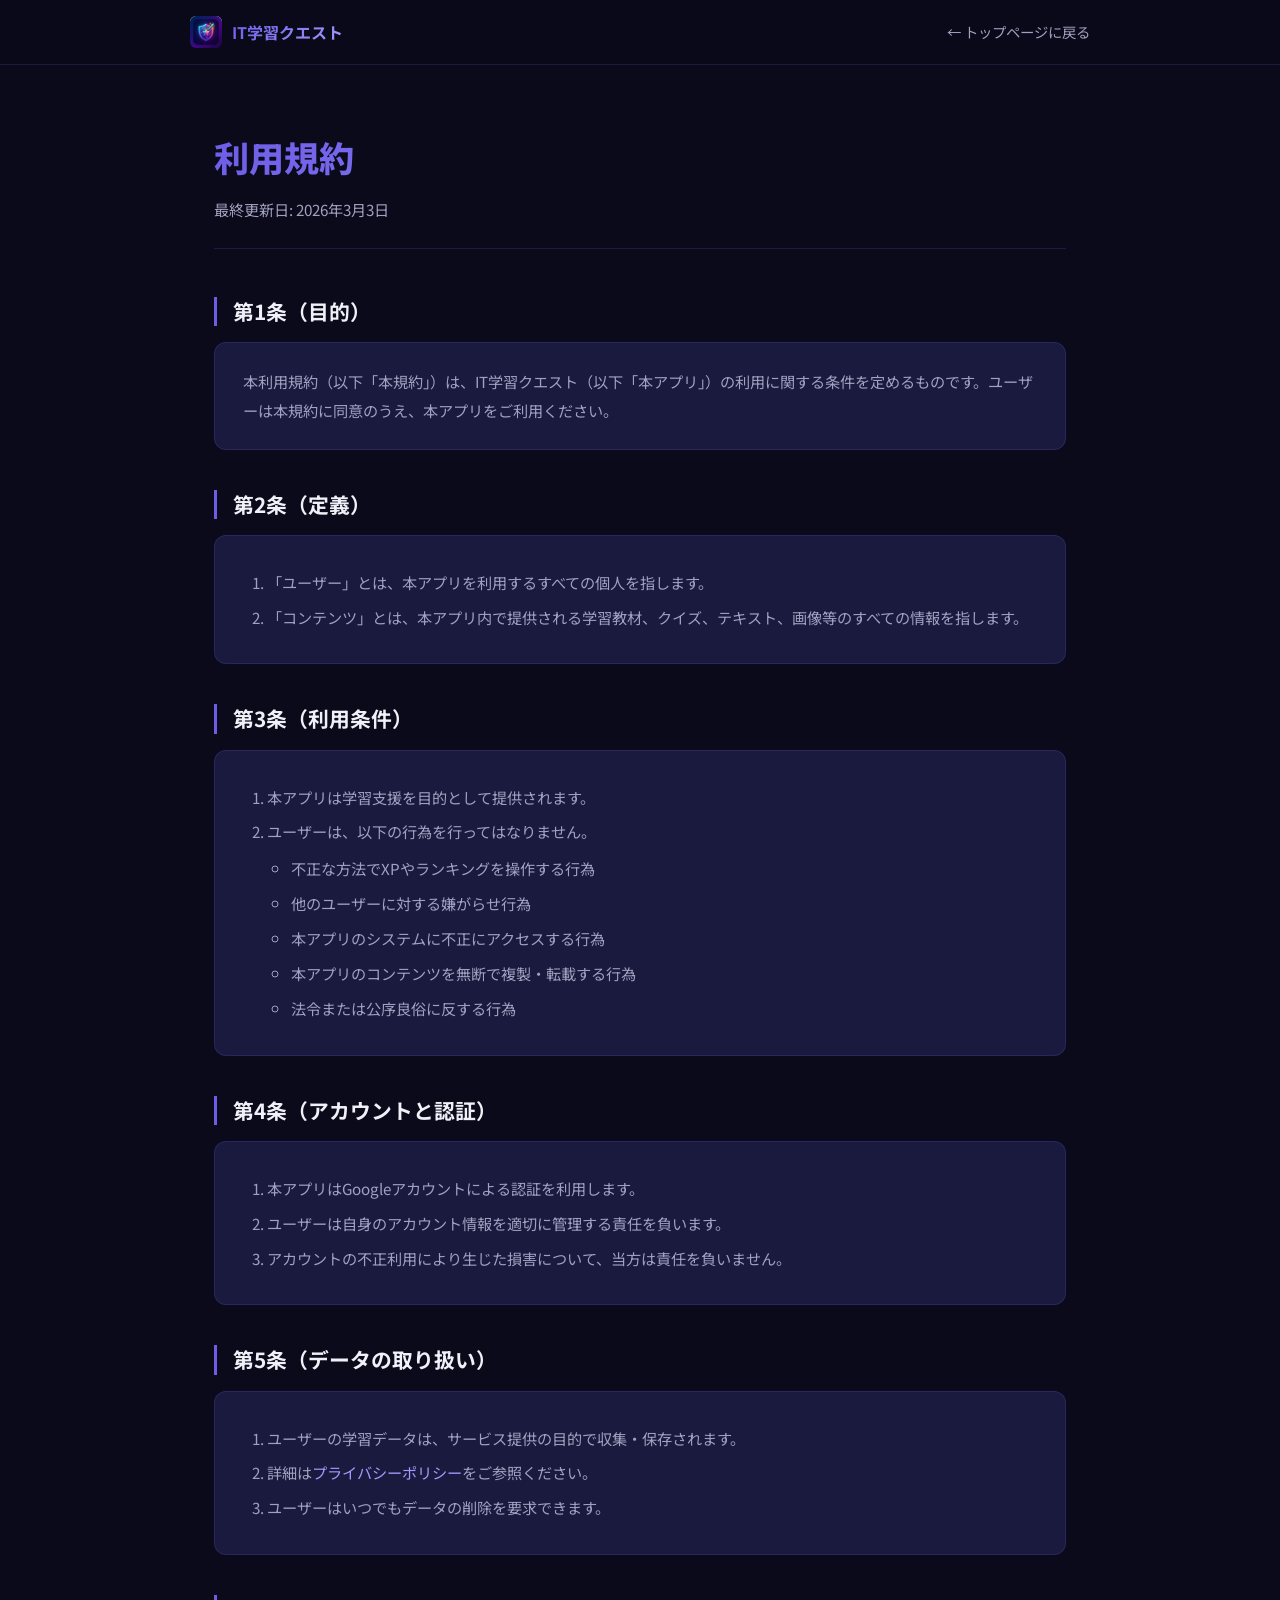
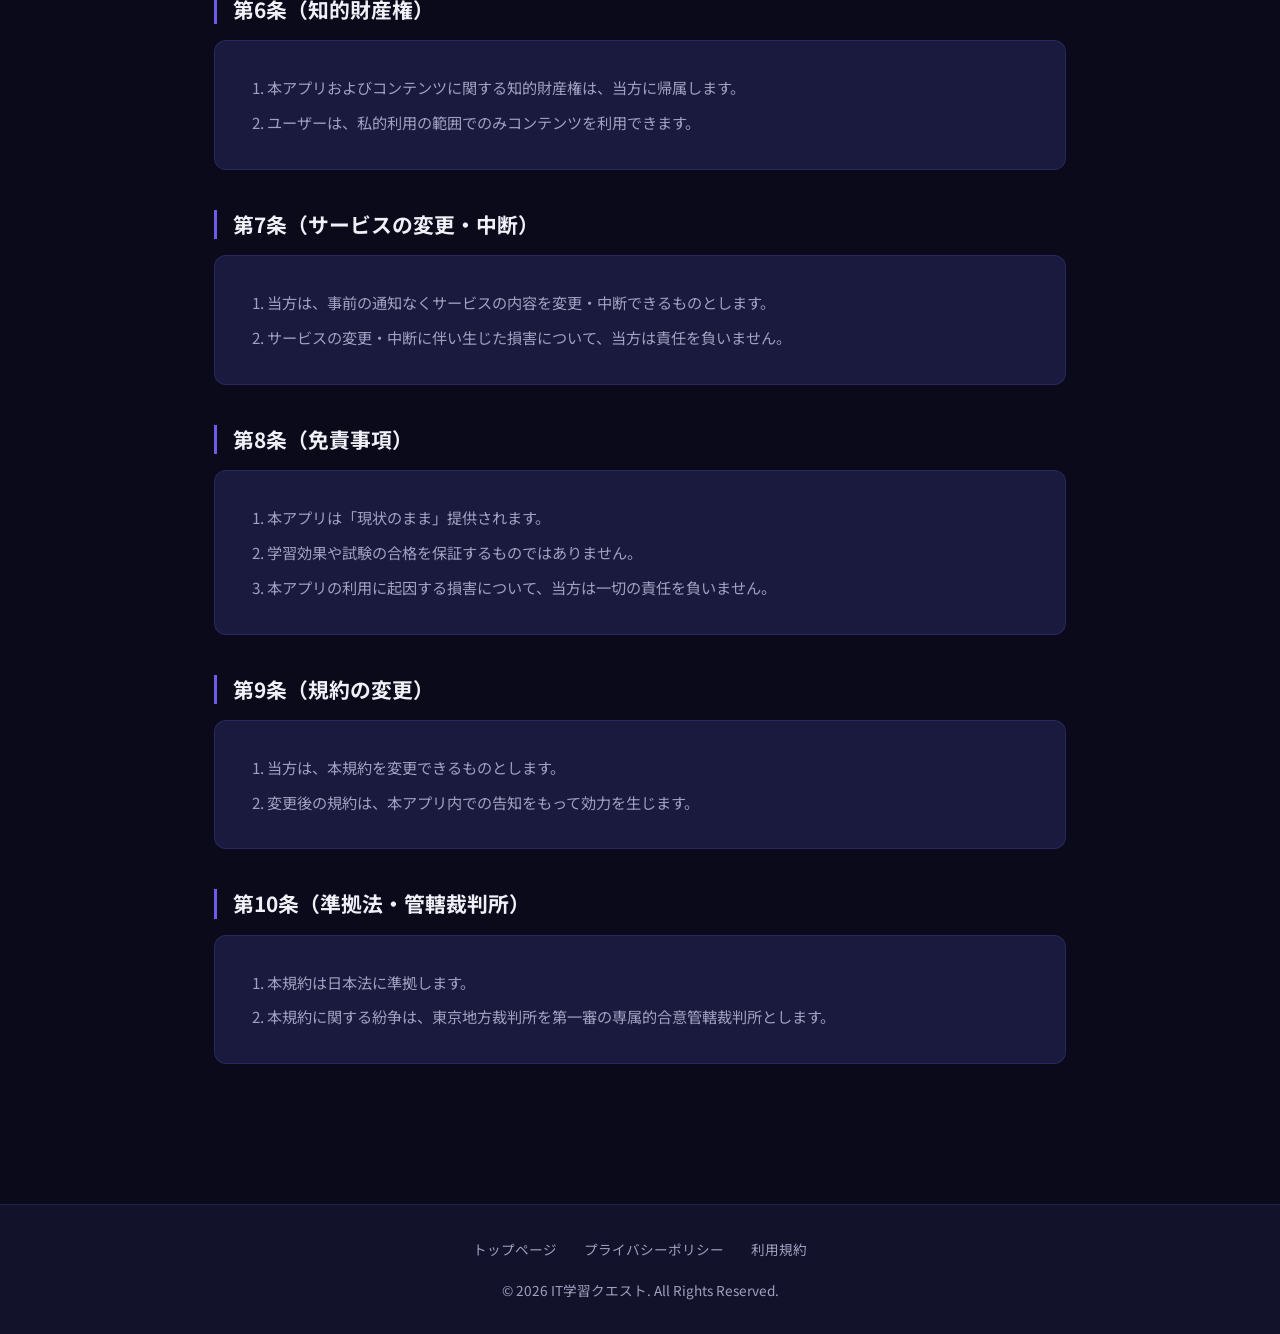
<file: terms.html>
<!DOCTYPE html>
<html lang="ja">

<head>
    <meta charset="UTF-8">
    <meta name="viewport" content="width=device-width, initial-scale=1.0">
    <meta name="description" content="IT学習クエスト 利用規約">
    <title>利用規約 - IT学習クエスト</title>
    <link rel="icon" type="image/png" href="icon.png">
    <link href="https://fonts.googleapis.com/css2?family=Noto+Sans+JP:wght@400;500;600;700;800&display=swap"
        rel="stylesheet">
    <style>
        *,
        *::before,
        *::after {
            margin: 0;
            padding: 0;
            box-sizing: border-box;
        }

        :root {
            --bg-primary: #0a0a1a;
            --bg-secondary: #12122a;
            --bg-card: #1a1a3e;
            --text-primary: #f0f0f8;
            --text-secondary: #a0a0c0;
            --accent-purple: #6C5CE7;
            --accent-indigo: #A29BFE;
            --border-color: rgba(108, 92, 231, 0.2);
            --gradient-primary: linear-gradient(135deg, #6C5CE7, #A29BFE);
        }

        html {
            scroll-behavior: smooth;
        }

        body {
            font-family: 'Noto Sans JP', -apple-system, BlinkMacSystemFont, sans-serif;
            background-color: var(--bg-primary);
            color: var(--text-primary);
            line-height: 1.8;
            -webkit-font-smoothing: antialiased;
        }

        a {
            color: var(--accent-indigo);
            text-decoration: none;
        }

        a:hover {
            text-decoration: underline;
        }

        .header {
            background: rgba(10, 10, 26, 0.95);
            backdrop-filter: blur(20px);
            border-bottom: 1px solid var(--border-color);
            padding: 16px 24px;
            position: sticky;
            top: 0;
            z-index: 100;
        }

        .header-inner {
            max-width: 900px;
            margin: 0 auto;
            display: flex;
            align-items: center;
            justify-content: space-between;
        }

        .header-logo {
            display: flex;
            align-items: center;
            gap: 10px;
            color: var(--text-primary);
            text-decoration: none;
            font-weight: 700;
        }

        .header-logo:hover {
            text-decoration: none;
            opacity: 0.8;
        }

        .header-logo img {
            width: 32px;
            height: 32px;
            border-radius: 6px;
        }

        .header-logo span {
            background: var(--gradient-primary);
            -webkit-background-clip: text;
            -webkit-text-fill-color: transparent;
            background-clip: text;
        }

        .header-back {
            color: var(--text-secondary);
            font-size: 0.9rem;
            transition: color 0.2s;
        }

        .header-back:hover {
            color: var(--text-primary);
            text-decoration: none;
        }

        .main {
            max-width: 900px;
            margin: 0 auto;
            padding: 60px 24px 100px;
        }

        .page-title {
            font-size: 2.2rem;
            font-weight: 800;
            margin-bottom: 8px;
            background: var(--gradient-primary);
            -webkit-background-clip: text;
            -webkit-text-fill-color: transparent;
            background-clip: text;
        }

        .page-subtitle {
            color: var(--text-secondary);
            font-size: 0.95rem;
            margin-bottom: 48px;
            padding-bottom: 24px;
            border-bottom: 1px solid var(--border-color);
        }

        .section {
            margin-bottom: 40px;
        }

        .section-title {
            font-size: 1.3rem;
            font-weight: 700;
            margin-bottom: 16px;
            padding-left: 16px;
            border-left: 3px solid var(--accent-purple);
            line-height: 1.4;
        }

        .section-content {
            background: var(--bg-card);
            border: 1px solid var(--border-color);
            border-radius: 12px;
            padding: 24px 28px;
            color: var(--text-secondary);
            font-size: 0.95rem;
            line-height: 1.9;
        }

        .section-content p {
            margin-bottom: 12px;
        }

        .section-content p:last-child {
            margin-bottom: 0;
        }

        .section-content ul,
        .section-content ol {
            padding-left: 24px;
            margin: 8px 0;
        }

        .section-content li {
            margin-bottom: 6px;
        }

        .section-content strong {
            color: var(--text-primary);
        }

        .footer {
            background: var(--bg-secondary);
            border-top: 1px solid var(--border-color);
            padding: 32px 24px;
            text-align: center;
            color: var(--text-secondary);
            font-size: 0.85rem;
        }

        .footer a {
            color: var(--text-secondary);
            margin: 0 12px;
        }

        .footer-links {
            margin-bottom: 16px;
        }

        @media (max-width: 600px) {
            .page-title {
                font-size: 1.6rem;
            }

            .section-content {
                padding: 18px 20px;
            }
        }
    </style>
</head>

<body>
    <header class="header">
        <div class="header-inner">
            <a href="index.html" class="header-logo">
                <img src="icon.png" alt="IT学習クエスト">
                <span>IT学習クエスト</span>
            </a>
            <a href="index.html" class="header-back">← トップページに戻る</a>
        </div>
    </header>

    <main class="main">
        <h1 class="page-title">利用規約</h1>
        <p class="page-subtitle">最終更新日: 2026年3月3日</p>

        <div class="section">
            <h2 class="section-title">第1条（目的）</h2>
            <div class="section-content">
                <p>本利用規約（以下「本規約」）は、IT学習クエスト（以下「本アプリ」）の利用に関する条件を定めるものです。ユーザーは本規約に同意のうえ、本アプリをご利用ください。</p>
            </div>
        </div>

        <div class="section">
            <h2 class="section-title">第2条（定義）</h2>
            <div class="section-content">
                <ol>
                    <li>「ユーザー」とは、本アプリを利用するすべての個人を指します。</li>
                    <li>「コンテンツ」とは、本アプリ内で提供される学習教材、クイズ、テキスト、画像等のすべての情報を指します。</li>
                </ol>
            </div>
        </div>

        <div class="section">
            <h2 class="section-title">第3条（利用条件）</h2>
            <div class="section-content">
                <ol>
                    <li>本アプリは学習支援を目的として提供されます。</li>
                    <li>ユーザーは、以下の行為を行ってはなりません。
                        <ul>
                            <li>不正な方法でXPやランキングを操作する行為</li>
                            <li>他のユーザーに対する嫌がらせ行為</li>
                            <li>本アプリのシステムに不正にアクセスする行為</li>
                            <li>本アプリのコンテンツを無断で複製・転載する行為</li>
                            <li>法令または公序良俗に反する行為</li>
                        </ul>
                    </li>
                </ol>
            </div>
        </div>

        <div class="section">
            <h2 class="section-title">第4条（アカウントと認証）</h2>
            <div class="section-content">
                <ol>
                    <li>本アプリはGoogleアカウントによる認証を利用します。</li>
                    <li>ユーザーは自身のアカウント情報を適切に管理する責任を負います。</li>
                    <li>アカウントの不正利用により生じた損害について、当方は責任を負いません。</li>
                </ol>
            </div>
        </div>

        <div class="section">
            <h2 class="section-title">第5条（データの取り扱い）</h2>
            <div class="section-content">
                <ol>
                    <li>ユーザーの学習データは、サービス提供の目的で収集・保存されます。</li>
                    <li>詳細は<a href="privacy.html">プライバシーポリシー</a>をご参照ください。</li>
                    <li>ユーザーはいつでもデータの削除を要求できます。</li>
                </ol>
            </div>
        </div>

        <div class="section">
            <h2 class="section-title">第6条（知的財産権）</h2>
            <div class="section-content">
                <ol>
                    <li>本アプリおよびコンテンツに関する知的財産権は、当方に帰属します。</li>
                    <li>ユーザーは、私的利用の範囲でのみコンテンツを利用できます。</li>
                </ol>
            </div>
        </div>

        <div class="section">
            <h2 class="section-title">第7条（サービスの変更・中断）</h2>
            <div class="section-content">
                <ol>
                    <li>当方は、事前の通知なくサービスの内容を変更・中断できるものとします。</li>
                    <li>サービスの変更・中断に伴い生じた損害について、当方は責任を負いません。</li>
                </ol>
            </div>
        </div>

        <div class="section">
            <h2 class="section-title">第8条（免責事項）</h2>
            <div class="section-content">
                <ol>
                    <li>本アプリは「現状のまま」提供されます。</li>
                    <li>学習効果や試験の合格を保証するものではありません。</li>
                    <li>本アプリの利用に起因する損害について、当方は一切の責任を負いません。</li>
                </ol>
            </div>
        </div>

        <div class="section">
            <h2 class="section-title">第9条（規約の変更）</h2>
            <div class="section-content">
                <ol>
                    <li>当方は、本規約を変更できるものとします。</li>
                    <li>変更後の規約は、本アプリ内での告知をもって効力を生じます。</li>
                </ol>
            </div>
        </div>

        <div class="section">
            <h2 class="section-title">第10条（準拠法・管轄裁判所）</h2>
            <div class="section-content">
                <ol>
                    <li>本規約は日本法に準拠します。</li>
                    <li>本規約に関する紛争は、東京地方裁判所を第一審の専属的合意管轄裁判所とします。</li>
                </ol>
            </div>
        </div>
    </main>

    <footer class="footer">
        <div class="footer-links">
            <a href="index.html">トップページ</a>
            <a href="privacy.html">プライバシーポリシー</a>
            <a href="terms.html">利用規約</a>
        </div>
        <p>&copy; 2026 IT学習クエスト. All Rights Reserved.</p>
    </footer>
</body>

</html>
</file>
<file: style.css>
/* ============================================
   IT学習クエスト - ランディングページ CSS
   ============================================ */

/* リセット & 基本設定 */
*,
*::before,
*::after {
    margin: 0;
    padding: 0;
    box-sizing: border-box;
}

:root {
    --bg-primary: #0a0a1a;
    --bg-secondary: #12122a;
    --bg-card: #1a1a3e;
    --bg-card-hover: #222255;
    --text-primary: #f0f0f8;
    --text-secondary: #a0a0c0;
    --text-muted: #6a6a8e;
    --accent-purple: #6C5CE7;
    --accent-cyan: #00CEC9;
    --accent-gold: #FDCB6E;
    --accent-pink: #E84393;
    --accent-green: #00B894;
    --accent-orange: #E17055;
    --accent-blue: #74B9FF;
    --accent-indigo: #A29BFE;
    --border-color: rgba(108, 92, 231, 0.2);
    --gradient-primary: linear-gradient(135deg, #6C5CE7, #A29BFE);
    --gradient-hero: linear-gradient(135deg, #0a0a1a 0%, #1a1040 50%, #0a0a1a 100%);
    --shadow-sm: 0 2px 8px rgba(0, 0, 0, 0.3);
    --shadow-md: 0 4px 20px rgba(0, 0, 0, 0.4);
    --shadow-lg: 0 8px 40px rgba(0, 0, 0, 0.5);
    --shadow-glow: 0 0 30px rgba(108, 92, 231, 0.3);
    --radius-sm: 8px;
    --radius-md: 12px;
    --radius-lg: 16px;
    --radius-xl: 24px;
    --radius-round: 50px;
    --transition-fast: 0.2s ease;
    --transition-normal: 0.3s ease;
    --transition-slow: 0.5s ease;
}

html {
    scroll-behavior: smooth;
    scroll-padding-top: 80px;
}

body {
    font-family: 'Noto Sans JP', -apple-system, BlinkMacSystemFont, sans-serif;
    background-color: var(--bg-primary);
    color: var(--text-primary);
    line-height: 1.7;
    overflow-x: hidden;
    -webkit-font-smoothing: antialiased;
}

a {
    text-decoration: none;
    color: inherit;
}

img {
    max-width: 100%;
    height: auto;
    display: block;
}

/* ============================================
   ナビゲーション
   ============================================ */
.navbar {
    position: fixed;
    top: 0;
    left: 0;
    right: 0;
    z-index: 1000;
    background: rgba(10, 10, 26, 0.8);
    backdrop-filter: blur(20px);
    -webkit-backdrop-filter: blur(20px);
    border-bottom: 1px solid var(--border-color);
    transition: var(--transition-normal);
}

.navbar.scrolled {
    background: rgba(10, 10, 26, 0.95);
    box-shadow: var(--shadow-md);
}

.nav-container {
    max-width: 1200px;
    margin: 0 auto;
    padding: 0 24px;
    display: flex;
    align-items: center;
    justify-content: space-between;
    height: 72px;
}

.nav-logo {
    display: flex;
    align-items: center;
    gap: 12px;
    font-weight: 700;
    font-size: 1.1rem;
    transition: var(--transition-fast);
}

.nav-logo:hover {
    opacity: 0.8;
}

.nav-logo-img {
    width: 36px;
    height: 36px;
    border-radius: var(--radius-sm);
}

.nav-logo-text {
    background: var(--gradient-primary);
    -webkit-background-clip: text;
    -webkit-text-fill-color: transparent;
    background-clip: text;
}

.nav-links {
    display: flex;
    align-items: center;
    gap: 32px;
}

.nav-link {
    font-size: 0.9rem;
    font-weight: 500;
    color: var(--text-secondary);
    transition: var(--transition-fast);
    position: relative;
}

.nav-link::after {
    content: '';
    position: absolute;
    bottom: -4px;
    left: 0;
    width: 0;
    height: 2px;
    background: var(--gradient-primary);
    transition: var(--transition-normal);
    border-radius: 2px;
}

.nav-link:hover {
    color: var(--text-primary);
}

.nav-link:hover::after {
    width: 100%;
}

.nav-toggle {
    display: none;
    flex-direction: column;
    gap: 5px;
    background: none;
    border: none;
    cursor: pointer;
    padding: 4px;
}

.nav-toggle span {
    display: block;
    width: 24px;
    height: 2px;
    background: var(--text-primary);
    border-radius: 2px;
    transition: var(--transition-normal);
}

/* ============================================
   ヒーローセクション
   ============================================ */
.hero {
    min-height: 100vh;
    display: flex;
    align-items: center;
    position: relative;
    overflow: hidden;
    background: var(--gradient-hero);
}

.hero-bg-effects {
    position: absolute;
    inset: 0;
    pointer-events: none;
}

.hero-orb {
    position: absolute;
    border-radius: 50%;
    filter: blur(80px);
    opacity: 0.4;
}

.hero-orb-1 {
    width: 500px;
    height: 500px;
    background: var(--accent-purple);
    top: -200px;
    right: -100px;
    animation: float-orb 8s ease-in-out infinite;
}

.hero-orb-2 {
    width: 400px;
    height: 400px;
    background: var(--accent-cyan);
    bottom: -150px;
    left: -100px;
    animation: float-orb 10s ease-in-out infinite reverse;
}

.hero-orb-3 {
    width: 300px;
    height: 300px;
    background: var(--accent-pink);
    top: 50%;
    left: 50%;
    transform: translate(-50%, -50%);
    animation: float-orb 12s ease-in-out infinite;
    opacity: 0.2;
}

@keyframes float-orb {

    0%,
    100% {
        transform: translate(0, 0) scale(1);
    }

    33% {
        transform: translate(30px, -30px) scale(1.05);
    }

    66% {
        transform: translate(-20px, 20px) scale(0.95);
    }
}

.hero-container {
    max-width: 1200px;
    margin: 0 auto;
    padding: 120px 24px 80px;
    display: grid;
    grid-template-columns: 1fr 1fr;
    align-items: center;
    gap: 60px;
    position: relative;
    z-index: 1;
}

.hero-badge {
    display: inline-flex;
    align-items: center;
    gap: 8px;
    background: rgba(108, 92, 231, 0.15);
    border: 1px solid rgba(108, 92, 231, 0.3);
    padding: 6px 16px;
    border-radius: var(--radius-round);
    font-size: 0.85rem;
    font-weight: 500;
    color: var(--accent-indigo);
    margin-bottom: 24px;
}

.hero-badge-dot {
    width: 8px;
    height: 8px;
    border-radius: 50%;
    background: var(--accent-green);
    animation: pulse-dot 2s ease-in-out infinite;
}

@keyframes pulse-dot {

    0%,
    100% {
        opacity: 1;
        transform: scale(1);
    }

    50% {
        opacity: 0.5;
        transform: scale(0.8);
    }
}

.hero-title {
    font-size: clamp(2.5rem, 5vw, 3.8rem);
    font-weight: 900;
    line-height: 1.2;
    margin-bottom: 20px;
}

.hero-title-line {
    display: block;
}

.hero-title-gradient {
    background: linear-gradient(135deg, #6C5CE7, #A29BFE, #00CEC9);
    -webkit-background-clip: text;
    -webkit-text-fill-color: transparent;
    background-clip: text;
}

.hero-description {
    font-size: 1.1rem;
    color: var(--text-secondary);
    line-height: 1.8;
    margin-bottom: 32px;
}

.hero-stats {
    display: flex;
    align-items: center;
    gap: 24px;
    margin-bottom: 40px;
    padding: 20px 24px;
    background: rgba(255, 255, 255, 0.03);
    border: 1px solid var(--border-color);
    border-radius: var(--radius-lg);
    backdrop-filter: blur(10px);
}

.hero-stat {
    display: flex;
    flex-direction: column;
    align-items: center;
    gap: 4px;
}

.hero-stat-value {
    font-size: 1.8rem;
    font-weight: 800;
    background: var(--gradient-primary);
    -webkit-background-clip: text;
    -webkit-text-fill-color: transparent;
    background-clip: text;
}

.hero-stat-label {
    font-size: 0.8rem;
    color: var(--text-muted);
    font-weight: 500;
}

.hero-stat-divider {
    width: 1px;
    height: 40px;
    background: var(--border-color);
}

.hero-actions {
    display: flex;
    gap: 16px;
    flex-wrap: wrap;
}

.btn {
    display: inline-flex;
    align-items: center;
    gap: 8px;
    padding: 14px 28px;
    border-radius: var(--radius-md);
    font-weight: 600;
    font-size: 0.95rem;
    transition: var(--transition-normal);
    cursor: pointer;
    border: none;
    font-family: inherit;
}

.btn-primary {
    background: var(--gradient-primary);
    color: white;
    box-shadow: 0 4px 20px rgba(108, 92, 231, 0.4);
}

.btn-primary:hover {
    transform: translateY(-2px);
    box-shadow: 0 8px 30px rgba(108, 92, 231, 0.5);
}

.btn-secondary {
    background: rgba(255, 255, 255, 0.05);
    color: var(--text-primary);
    border: 1px solid var(--border-color);
}

.btn-secondary:hover {
    background: rgba(255, 255, 255, 0.1);
    transform: translateY(-2px);
}

/* スマホモックアップ */
.hero-visual {
    display: flex;
    justify-content: center;
    align-items: center;
}

.hero-phone-mockup {
    position: relative;
}

.phone-frame {
    width: 280px;
    background: #1a1a2e;
    border-radius: 36px;
    padding: 12px;
    border: 2px solid rgba(108, 92, 231, 0.3);
    box-shadow: var(--shadow-lg), var(--shadow-glow);
    overflow: hidden;
    position: relative;
    animation: phone-float 6s ease-in-out infinite;
}

@keyframes phone-float {

    0%,
    100% {
        transform: translateY(0);
    }

    50% {
        transform: translateY(-15px);
    }
}

.phone-notch {
    width: 120px;
    height: 28px;
    background: #0a0a1a;
    border-radius: 0 0 16px 16px;
    margin: 0 auto 8px;
}

.phone-screen {
    border-radius: 24px;
    width: 100%;
}

.phone-glow {
    position: absolute;
    inset: -20px;
    background: radial-gradient(circle at center, rgba(108, 92, 231, 0.2) 0%, transparent 70%);
    z-index: -1;
    animation: glow-pulse 4s ease-in-out infinite;
}

@keyframes glow-pulse {

    0%,
    100% {
        opacity: 0.5;
        transform: scale(1);
    }

    50% {
        opacity: 1;
        transform: scale(1.1);
    }
}

.hero-scroll-indicator {
    position: absolute;
    bottom: 40px;
    left: 50%;
    transform: translateX(-50%);
    display: flex;
    flex-direction: column;
    align-items: center;
    gap: 8px;
    color: var(--text-muted);
    font-size: 0.75rem;
    letter-spacing: 2px;
    text-transform: uppercase;
}

.scroll-line {
    width: 1px;
    height: 40px;
    background: linear-gradient(to bottom, var(--accent-purple), transparent);
    animation: scroll-line-anim 2s ease-in-out infinite;
}

@keyframes scroll-line-anim {
    0% {
        transform: scaleY(0);
        transform-origin: top;
    }

    50% {
        transform: scaleY(1);
        transform-origin: top;
    }

    51% {
        transform-origin: bottom;
    }

    100% {
        transform: scaleY(0);
        transform-origin: bottom;
    }
}

/* ============================================
   セクション共通
   ============================================ */
.section-container {
    max-width: 1200px;
    margin: 0 auto;
    padding: 0 24px;
}

.section-header {
    text-align: center;
    margin-bottom: 64px;
}

.section-tag {
    display: inline-block;
    font-size: 0.8rem;
    font-weight: 600;
    letter-spacing: 3px;
    text-transform: uppercase;
    color: var(--accent-purple);
    margin-bottom: 16px;
    background: rgba(108, 92, 231, 0.1);
    padding: 6px 16px;
    border-radius: var(--radius-round);
    border: 1px solid rgba(108, 92, 231, 0.2);
}

.section-title {
    font-size: clamp(2rem, 4vw, 2.8rem);
    font-weight: 800;
    margin-bottom: 16px;
    line-height: 1.3;
}

.section-subtitle {
    font-size: 1.1rem;
    color: var(--text-secondary);
    max-width: 600px;
    margin: 0 auto;
}

/* ============================================
   機能紹介
   ============================================ */
.features {
    padding: 120px 0;
    position: relative;
}

.features::before {
    content: '';
    position: absolute;
    top: 0;
    left: 0;
    right: 0;
    height: 1px;
    background: linear-gradient(to right, transparent, var(--border-color), transparent);
}

.features-grid {
    display: grid;
    grid-template-columns: repeat(3, 1fr);
    gap: 24px;
}

.feature-card {
    background: var(--bg-card);
    border-radius: var(--radius-lg);
    padding: 32px;
    border: 1px solid var(--border-color);
    transition: var(--transition-normal);
    position: relative;
    overflow: hidden;
}

.feature-card::before {
    content: '';
    position: absolute;
    top: 0;
    left: 0;
    right: 0;
    height: 3px;
    background: var(--gradient-primary);
    opacity: 0;
    transition: var(--transition-normal);
}

.feature-card:hover {
    transform: translateY(-4px);
    border-color: rgba(108, 92, 231, 0.4);
    box-shadow: var(--shadow-md);
}

.feature-card:hover::before {
    opacity: 1;
}

.feature-card-large {
    grid-column: span 3;
    display: flex;
    flex-wrap: wrap;
    align-items: center;
    gap: 20px;
    padding: 40px;
    background: linear-gradient(135deg, rgba(108, 92, 231, 0.1), rgba(162, 155, 254, 0.05));
}

.feature-card-large .feature-title {
    flex: 1;
    min-width: 200px;
}

.feature-icon-wrapper {
    width: 56px;
    height: 56px;
    border-radius: var(--radius-md);
    display: flex;
    align-items: center;
    justify-content: center;
    margin-bottom: 16px;
}

.feature-card-large .feature-icon-wrapper {
    margin-bottom: 0;
    width: 64px;
    height: 64px;
}

.feature-icon-purple {
    background: rgba(108, 92, 231, 0.15);
}

.feature-icon-cyan {
    background: rgba(0, 206, 201, 0.15);
}

.feature-icon-gold {
    background: rgba(253, 203, 110, 0.15);
}

.feature-icon-green {
    background: rgba(0, 184, 148, 0.15);
}

.feature-icon-orange {
    background: rgba(225, 112, 85, 0.15);
}

.feature-icon-pink {
    background: rgba(232, 67, 147, 0.15);
}

.feature-icon-teal {
    background: rgba(0, 206, 201, 0.15);
}

.feature-icon-indigo {
    background: rgba(162, 155, 254, 0.15);
}

.feature-icon {
    font-size: 1.6rem;
}

.feature-title {
    font-size: 1.1rem;
    font-weight: 700;
    margin-bottom: 8px;
}

.feature-desc {
    font-size: 0.9rem;
    color: var(--text-secondary);
    line-height: 1.6;
}

.feature-tag-list {
    display: flex;
    gap: 8px;
    flex-wrap: wrap;
    margin-top: 12px;
}

.feature-card-large .feature-tag-list {
    margin-top: 0;
}

.feature-tag {
    font-size: 0.75rem;
    padding: 4px 10px;
    border-radius: var(--radius-round);
    background: rgba(108, 92, 231, 0.1);
    color: var(--accent-indigo);
    border: 1px solid rgba(108, 92, 231, 0.2);
}

/* ============================================
   コース
   ============================================ */
.courses {
    padding: 120px 0;
    background: var(--bg-secondary);
    position: relative;
}

.courses::before,
.courses::after {
    content: '';
    position: absolute;
    left: 0;
    right: 0;
    height: 1px;
    background: linear-gradient(to right, transparent, var(--border-color), transparent);
}

.courses::before {
    top: 0;
}

.courses::after {
    bottom: 0;
}

.courses-grid {
    display: grid;
    grid-template-columns: repeat(auto-fill, minmax(280px, 1fr));
    gap: 24px;
}

.course-card {
    background: var(--bg-card);
    border-radius: var(--radius-lg);
    overflow: hidden;
    border: 1px solid var(--border-color);
    transition: var(--transition-normal);
    position: relative;
}

.course-card:hover {
    transform: translateY(-4px);
    box-shadow: var(--shadow-md);
    border-color: rgba(108, 92, 231, 0.4);
}

.course-card-header {
    padding: 12px 16px;
    background: linear-gradient(135deg, rgba(108, 92, 231, 0.1), rgba(162, 155, 254, 0.05));
    border-bottom: 1px solid var(--border-color);
}

.course-category-badge {
    font-size: 0.75rem;
    font-weight: 600;
    color: var(--text-secondary);
}

.course-card-body {
    padding: 24px;
    position: relative;
}

.course-icon-wrapper {
    width: 48px;
    height: 48px;
    border-radius: var(--radius-md);
    display: flex;
    align-items: center;
    justify-content: center;
    font-size: 1.5rem;
    margin-bottom: 16px;
}

.course-name {
    font-size: 1.15rem;
    font-weight: 700;
    margin-bottom: 8px;
}

.course-desc {
    font-size: 0.85rem;
    color: var(--text-secondary);
    margin-bottom: 16px;
    line-height: 1.5;
}

.course-meta {
    display: flex;
    justify-content: space-between;
    align-items: center;
    font-size: 0.8rem;
    color: var(--text-muted);
}

.course-difficulty {
    display: flex;
    align-items: center;
    gap: 4px;
}

.diff-dot {
    width: 8px;
    height: 8px;
    border-radius: 50%;
    background: rgba(255, 255, 255, 0.1);
    border: 1px solid rgba(255, 255, 255, 0.2);
}

.diff-dot.active {
    background: var(--accent-purple);
    border-color: var(--accent-purple);
}

.course-hours {
    color: var(--text-muted);
}

.course-popular-badge,
.course-new-badge {
    position: absolute;
    top: 16px;
    right: 16px;
    font-size: 0.7rem;
    font-weight: 700;
    padding: 4px 10px;
    border-radius: var(--radius-round);
}

.course-popular-badge {
    background: rgba(225, 112, 85, 0.15);
    color: var(--accent-orange);
    border: 1px solid rgba(225, 112, 85, 0.3);
}

.course-new-badge {
    background: rgba(0, 184, 148, 0.15);
    color: var(--accent-green);
    border: 1px solid rgba(0, 184, 148, 0.3);
}

/* ============================================
   ゲームモード
   ============================================ */
.game-modes {
    padding: 120px 0;
    position: relative;
}

.game-modes-grid {
    display: grid;
    grid-template-columns: repeat(3, 1fr);
    gap: 24px;
}

.game-mode-card {
    background: var(--bg-card);
    border-radius: var(--radius-lg);
    padding: 32px;
    border: 1px solid var(--border-color);
    transition: var(--transition-normal);
    position: relative;
    overflow: hidden;
}

.game-mode-card::before {
    content: '';
    position: absolute;
    top: 0;
    left: 0;
    width: 4px;
    height: 100%;
    background: var(--gm-color);
    opacity: 0.5;
    transition: var(--transition-normal);
}

.game-mode-card:hover {
    transform: translateY(-4px);
    box-shadow: var(--shadow-md);
    border-color: color-mix(in srgb, var(--gm-color) 40%, transparent);
}

.game-mode-card:hover::before {
    opacity: 1;
}

.gm-icon-bg {
    width: 60px;
    height: 60px;
    border-radius: var(--radius-md);
    display: flex;
    align-items: center;
    justify-content: center;
    margin-bottom: 20px;
    background: color-mix(in srgb, var(--gm-color) 15%, transparent);
}

.gm-icon {
    font-size: 1.8rem;
}

.gm-title {
    font-size: 1.2rem;
    font-weight: 700;
    margin-bottom: 10px;
    color: var(--gm-color);
}

.gm-desc {
    font-size: 0.9rem;
    color: var(--text-secondary);
    line-height: 1.6;
    margin-bottom: 16px;
}

.gm-tags {
    display: flex;
    flex-wrap: wrap;
    gap: 8px;
}

.gm-tags span {
    font-size: 0.72rem;
    padding: 3px 10px;
    border-radius: var(--radius-round);
    background: color-mix(in srgb, var(--gm-color) 10%, transparent);
    color: var(--gm-color);
    border: 1px solid color-mix(in srgb, var(--gm-color) 20%, transparent);
}

/* ============================================
   スクリーンショット
   ============================================ */
.screenshots {
    padding: 120px 0;
    background: var(--bg-secondary);
    position: relative;
}

.screenshots::before,
.screenshots::after {
    content: '';
    position: absolute;
    left: 0;
    right: 0;
    height: 1px;
    background: linear-gradient(to right, transparent, var(--border-color), transparent);
}

.screenshots::before {
    top: 0;
}

.screenshots::after {
    bottom: 0;
}

.screenshots-carousel {
    display: grid;
    grid-template-columns: repeat(3, 1fr);
    gap: 40px;
    justify-items: center;
}

.screenshot-item {
    text-align: center;
}

.screenshot-phone {
    margin-bottom: 24px;
}

.screenshot-phone-frame {
    width: 240px;
    background: #1a1a2e;
    border-radius: 32px;
    padding: 10px;
    border: 2px solid rgba(108, 92, 231, 0.2);
    box-shadow: var(--shadow-md);
    transition: var(--transition-normal);
    overflow: hidden;
    margin: 0 auto;
}

.screenshot-phone-frame:hover {
    border-color: rgba(108, 92, 231, 0.5);
    box-shadow: var(--shadow-lg), var(--shadow-glow);
    transform: translateY(-8px) scale(1.02);
}

.screenshot-notch {
    width: 100px;
    height: 24px;
    background: #0a0a1a;
    border-radius: 0 0 14px 14px;
    margin: 0 auto 6px;
}

.screenshot-img {
    border-radius: 22px;
    width: 100%;
}

.screenshot-label {
    font-size: 1.1rem;
    font-weight: 700;
    margin-bottom: 8px;
}

.screenshot-desc {
    font-size: 0.85rem;
    color: var(--text-secondary);
}

/* ============================================
   技術スタック
   ============================================ */
.tech-stack {
    padding: 120px 0;
    position: relative;
}

.tech-grid {
    display: grid;
    grid-template-columns: repeat(3, 1fr);
    gap: 24px;
}

.tech-category {
    background: var(--bg-card);
    border-radius: var(--radius-lg);
    padding: 32px;
    border: 1px solid var(--border-color);
    transition: var(--transition-normal);
}

.tech-category:hover {
    border-color: rgba(108, 92, 231, 0.4);
    box-shadow: var(--shadow-md);
}

.tech-category-title {
    font-size: 1.1rem;
    font-weight: 700;
    margin-bottom: 24px;
    display: flex;
    align-items: center;
    gap: 10px;
}

.tech-category-icon {
    font-size: 1.3rem;
}

.tech-items {
    display: flex;
    flex-direction: column;
    gap: 16px;
}

.tech-item {
    display: flex;
    align-items: center;
    gap: 14px;
    padding: 12px;
    border-radius: var(--radius-md);
    background: rgba(255, 255, 255, 0.02);
    border: 1px solid transparent;
    transition: var(--transition-fast);
}

.tech-item:hover {
    background: rgba(255, 255, 255, 0.05);
    border-color: var(--border-color);
}

.tech-item-icon {
    width: 40px;
    height: 40px;
    border-radius: var(--radius-sm);
    display: flex;
    align-items: center;
    justify-content: center;
    font-size: 1rem;
    font-weight: 700;
    flex-shrink: 0;
}

.tech-item-info {
    display: flex;
    flex-direction: column;
    gap: 2px;
}

.tech-item-name {
    font-size: 0.9rem;
    font-weight: 600;
}

.tech-item-desc {
    font-size: 0.75rem;
    color: var(--text-muted);
}

/* ============================================
   CTA
   ============================================ */
.cta {
    padding: 120px 0;
    position: relative;
    overflow: hidden;
    background: linear-gradient(135deg, var(--bg-secondary), #1a1040);
}

.cta-bg-effects {
    position: absolute;
    inset: 0;
    pointer-events: none;
}

.cta-orb {
    position: absolute;
    border-radius: 50%;
    filter: blur(100px);
    opacity: 0.3;
}

.cta-orb-1 {
    width: 400px;
    height: 400px;
    background: var(--accent-purple);
    top: -100px;
    left: -100px;
}

.cta-orb-2 {
    width: 300px;
    height: 300px;
    background: var(--accent-cyan);
    bottom: -100px;
    right: -50px;
}

.cta-content {
    text-align: center;
    position: relative;
    z-index: 1;
}

.cta-title {
    font-size: clamp(2rem, 4vw, 3rem);
    font-weight: 900;
    margin-bottom: 20px;
    background: linear-gradient(135deg, #fff, var(--accent-indigo));
    -webkit-background-clip: text;
    -webkit-text-fill-color: transparent;
    background-clip: text;
}

.cta-desc {
    font-size: 1.1rem;
    color: var(--text-secondary);
    margin-bottom: 40px;
    line-height: 1.8;
}

.cta-features {
    display: flex;
    justify-content: center;
    gap: 32px;
    flex-wrap: wrap;
}

.cta-feature {
    display: flex;
    align-items: center;
    gap: 8px;
    font-size: 0.95rem;
    font-weight: 600;
    color: var(--text-primary);
    background: rgba(255, 255, 255, 0.05);
    padding: 10px 20px;
    border-radius: var(--radius-round);
    border: 1px solid var(--border-color);
}

/* ============================================
   フッター
   ============================================ */
.footer {
    background: #06060f;
    border-top: 1px solid var(--border-color);
    padding: 60px 0 30px;
}

.footer-container {
    max-width: 1200px;
    margin: 0 auto;
    padding: 0 24px;
}

.footer-top {
    display: flex;
    justify-content: space-between;
    align-items: flex-start;
    margin-bottom: 40px;
    gap: 40px;
}

.footer-brand {
    display: flex;
    flex-direction: column;
    gap: 8px;
}

.footer-logo {
    width: 48px;
    height: 48px;
    border-radius: var(--radius-md);
}

.footer-brand-name {
    font-size: 1.2rem;
    font-weight: 700;
    background: var(--gradient-primary);
    -webkit-background-clip: text;
    -webkit-text-fill-color: transparent;
    background-clip: text;
}

.footer-tagline {
    font-size: 0.85rem;
    color: var(--text-muted);
}

.footer-links {
    display: flex;
    gap: 60px;
}

.footer-link-group {
    display: flex;
    flex-direction: column;
    gap: 10px;
}

.footer-link-group h4 {
    font-size: 0.85rem;
    font-weight: 600;
    color: var(--text-secondary);
    margin-bottom: 4px;
}

.footer-link-group a {
    font-size: 0.85rem;
    color: var(--text-muted);
    transition: var(--transition-fast);
}

.footer-link-group a:hover {
    color: var(--text-primary);
}

.footer-bottom {
    border-top: 1px solid var(--border-color);
    padding-top: 24px;
    text-align: center;
}

.footer-bottom p {
    font-size: 0.8rem;
    color: var(--text-muted);
}

/* ============================================
   アニメーション (AOS代替)
   ============================================ */
[data-aos] {
    opacity: 0;
    transform: translateY(30px);
    transition: opacity 0.6s ease, transform 0.6s ease;
}

[data-aos].aos-visible {
    opacity: 1;
    transform: translateY(0);
}

[data-aos][data-aos-delay="100"] {
    transition-delay: 0.1s;
}

[data-aos][data-aos-delay="150"] {
    transition-delay: 0.15s;
}

[data-aos][data-aos-delay="200"] {
    transition-delay: 0.2s;
}

[data-aos][data-aos-delay="300"] {
    transition-delay: 0.3s;
}

[data-aos][data-aos-delay="400"] {
    transition-delay: 0.4s;
}

[data-aos][data-aos-delay="500"] {
    transition-delay: 0.5s;
}

[data-aos][data-aos-delay="600"] {
    transition-delay: 0.6s;
}

[data-aos][data-aos-delay="700"] {
    transition-delay: 0.7s;
}

/* ============================================
   レスポンシブ
   ============================================ */
@media (max-width: 1024px) {
    .hero-container {
        grid-template-columns: 1fr;
        text-align: center;
        gap: 40px;
    }

    .hero-stats {
        justify-content: center;
    }

    .hero-actions {
        justify-content: center;
    }

    .hero-description br {
        display: none;
    }

    .features-grid {
        grid-template-columns: repeat(2, 1fr);
    }

    .feature-card-large {
        grid-column: span 2;
        flex-direction: row;
    }

    .game-modes-grid {
        grid-template-columns: repeat(2, 1fr);
    }

    .tech-grid {
        grid-template-columns: repeat(2, 1fr);
    }

    .tech-grid .tech-category:last-child {
        grid-column: span 2;
    }
}

@media (max-width: 768px) {
    .nav-links {
        display: none;
        position: absolute;
        top: 72px;
        left: 0;
        right: 0;
        background: rgba(10, 10, 26, 0.98);
        backdrop-filter: blur(20px);
        flex-direction: column;
        padding: 20px 24px;
        gap: 16px;
        border-bottom: 1px solid var(--border-color);
    }

    .nav-links.active {
        display: flex;
    }

    .nav-toggle {
        display: flex;
    }

    .nav-toggle.active span:nth-child(1) {
        transform: rotate(45deg) translate(5px, 5px);
    }

    .nav-toggle.active span:nth-child(2) {
        opacity: 0;
    }

    .nav-toggle.active span:nth-child(3) {
        transform: rotate(-45deg) translate(5px, -5px);
    }

    .phone-frame {
        width: 240px;
    }

    .features-grid {
        grid-template-columns: 1fr;
    }

    .feature-card-large {
        grid-column: span 1;
        flex-direction: column;
        text-align: center;
    }

    .feature-card-large .feature-tag-list {
        justify-content: center;
    }

    .courses-grid {
        grid-template-columns: 1fr;
    }

    .game-modes-grid {
        grid-template-columns: 1fr;
    }

    .screenshots-carousel {
        grid-template-columns: 1fr;
        gap: 48px;
    }

    .tech-grid {
        grid-template-columns: 1fr;
    }

    .tech-grid .tech-category:last-child {
        grid-column: span 1;
    }

    .footer-top {
        flex-direction: column;
    }

    .footer-links {
        gap: 40px;
    }

    .hero-scroll-indicator {
        display: none;
    }

    .cta-desc br {
        display: none;
    }
}

@media (max-width: 480px) {
    .hero-stats {
        flex-direction: column;
        gap: 16px;
    }

    .hero-stat-divider {
        width: 60px;
        height: 1px;
    }

    .hero-title {
        font-size: 2rem;
    }

    .section-title {
        font-size: 1.6rem;
    }

    .phone-frame {
        width: 200px;
    }

    .screenshot-phone-frame {
        width: 200px;
    }

    .cta-features {
        flex-direction: column;
        align-items: center;
    }
}
</file>
